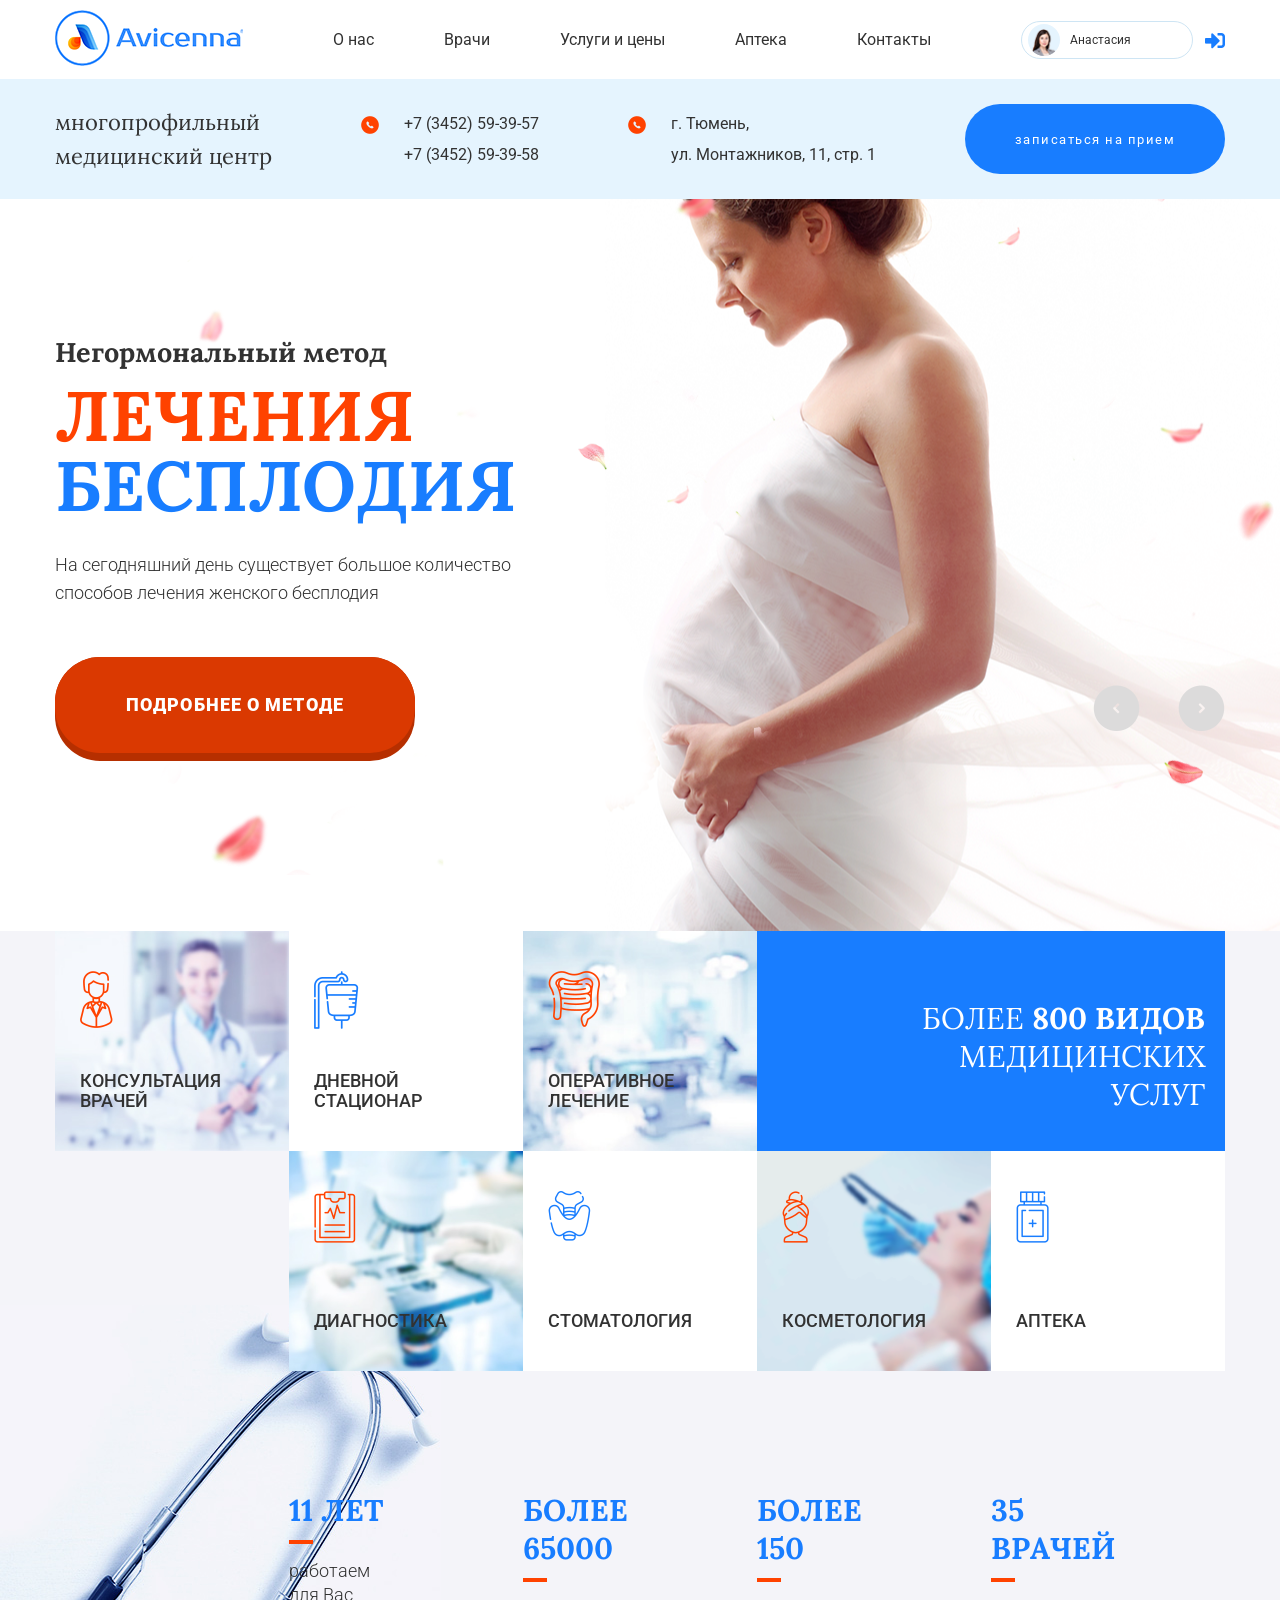
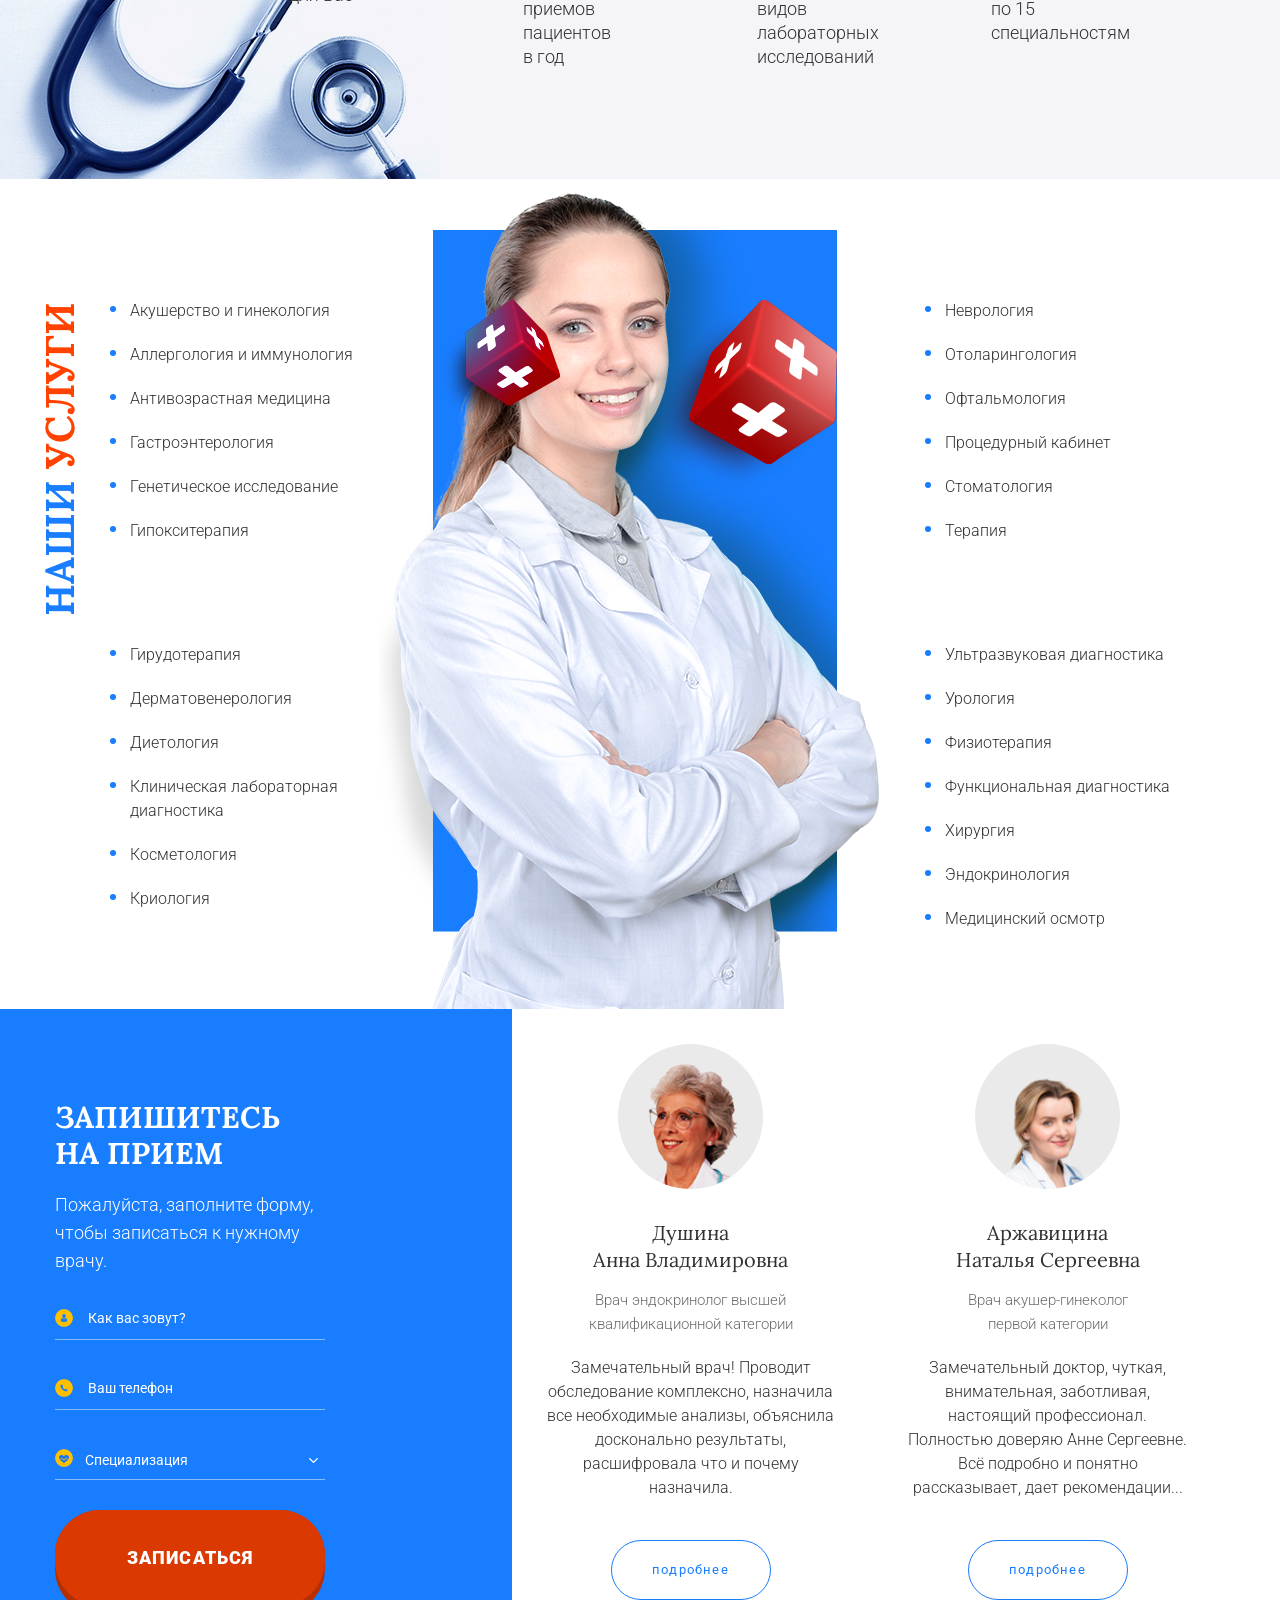
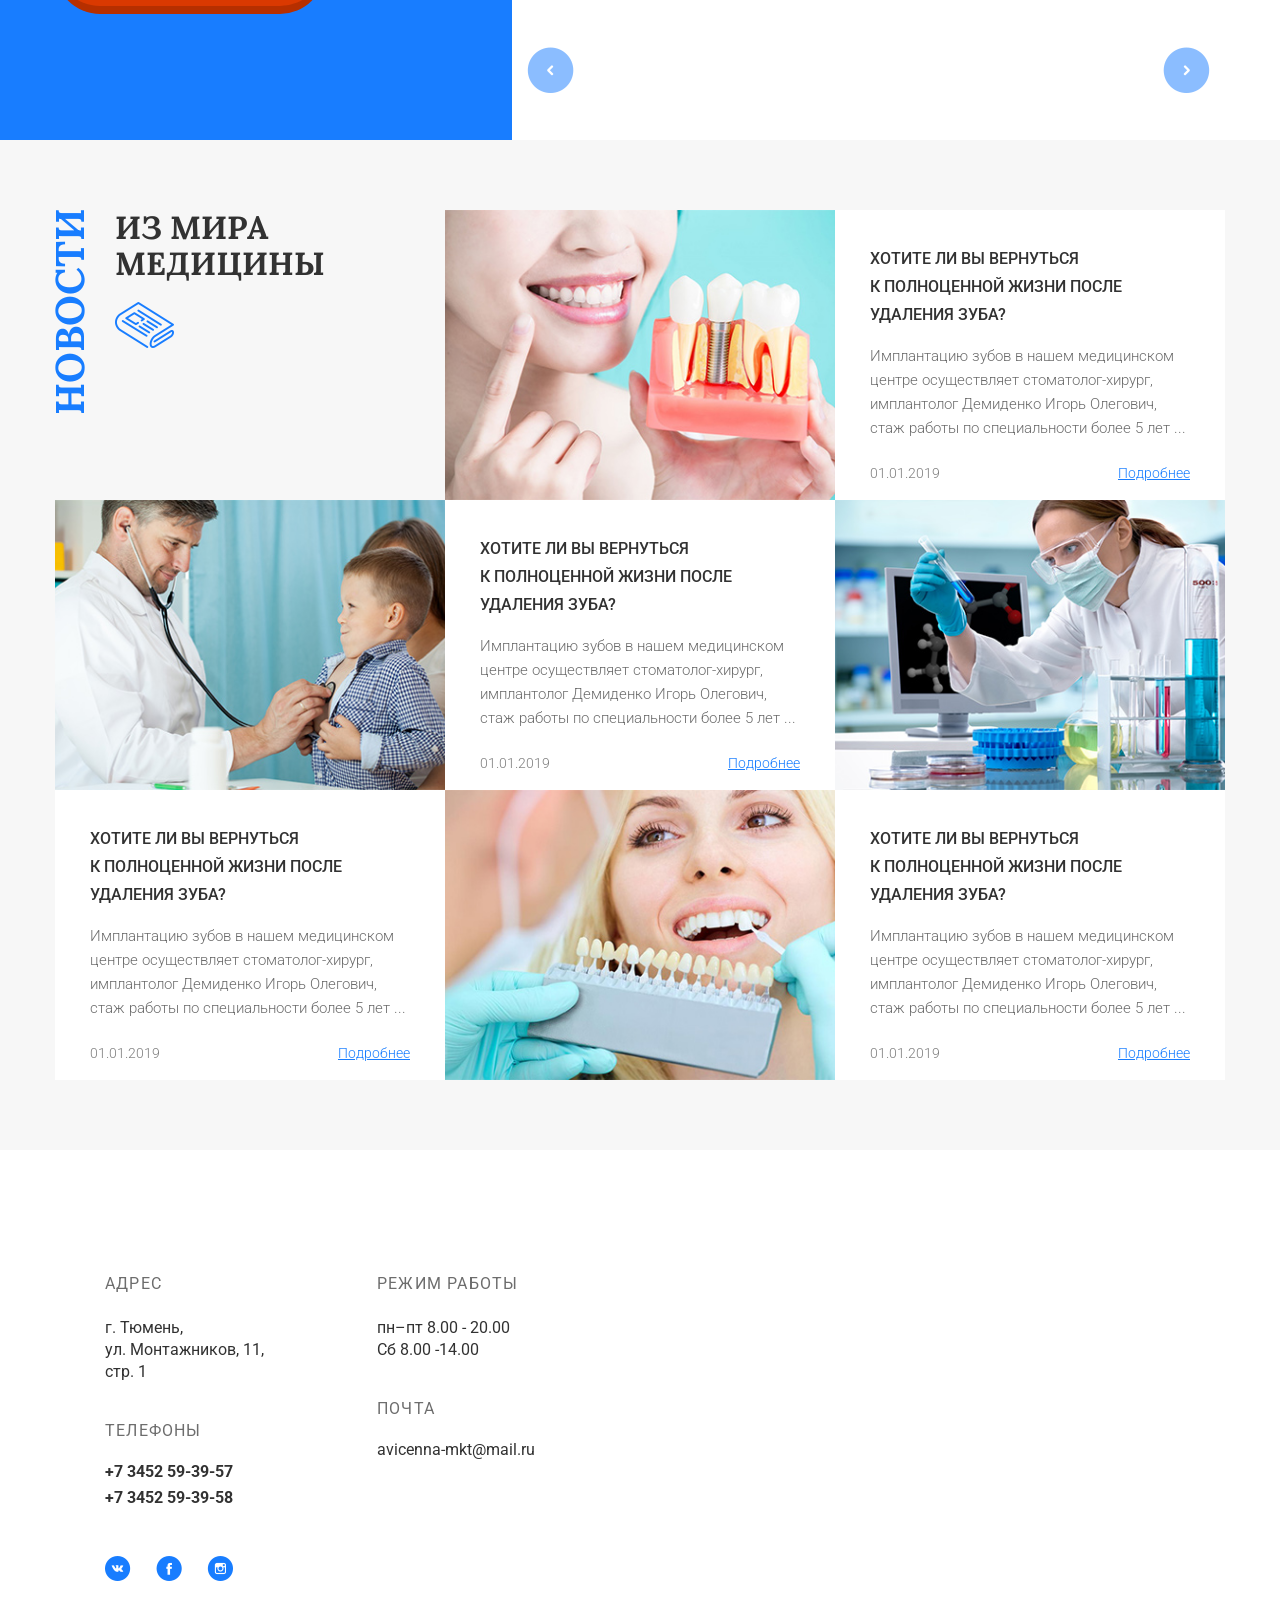
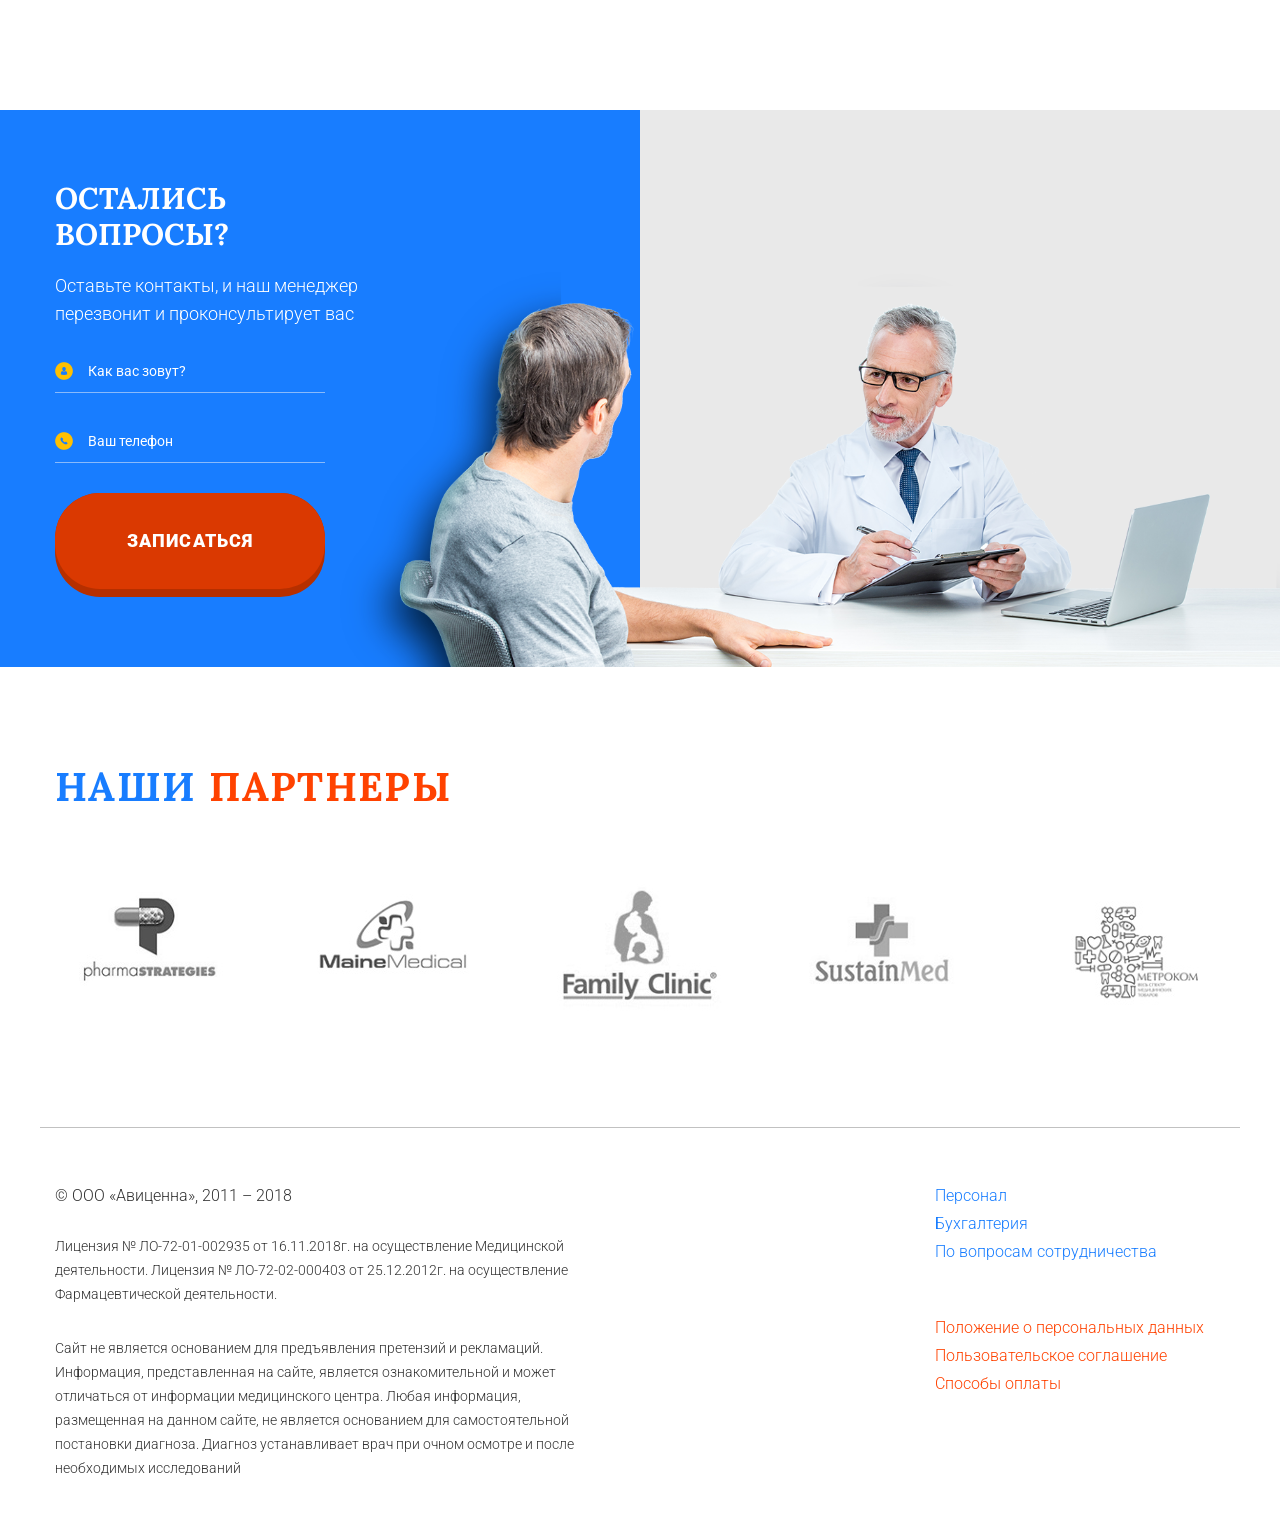
<file: index.html>
<!DOCTYPE html>
<html lang="en">

<head>
	<meta charset="UTF-8">
	<meta http-equiv="X-UA-Compatible" content="IE=edge">
	<meta name="viewport" content="width=device-width, initial-scale=1">
	<title>Avicenna</title>
	<link href="https://fonts.googleapis.com/css?family=Lora:400,400i,700,700i|Roboto:300,400,400i,500,700,900&display=swap&subset=cyrillic" rel="stylesheet">
	<link rel="stylesheet" href="css/slick-theme.css">
	<link rel="stylesheet" href="css/slick.css">
	<link rel="stylesheet" href="css/select2.min.css">
	<link rel="stylesheet" href="css/bootstrap.min.css">
	<link rel="stylesheet" href="css/font-awesome-all.min.css">
	<link rel="stylesheet" href="css/style.css">
	<script src="https://api-maps.yandex.ru/2.1/?lang=ru_RU" type="text/javascript"></script>
</head>

<body>

	<div class="topline">
		<div class="top">
			<div class="container">
				<a href="#" class="drop-menu"><i class="fa fa-bars"></i></a>
				<div class="mobile-menu-wrap">
					<a href="#" class="close-menu"><i class="fa fa-times"></i></a>
					<ul class="mobile-main-menu">
						<li><a href="#">O нас</a></li>
						<li><a href="#">Врачи</a></li>
						<li><a href="#">Услуги и цены</a></li>
						<li><a href="#">Аптека</a></li>
						<li><a href="#">Контакты</a></li>
					</ul>
				</div>
				<a href="home.html" class="logo"><img src="img/logo.png" alt=""></a>
				<ul class="main-menu">
					<li><a href="#">O нас</a></li>
					<li><a href="#">Врачи</a></li>
					<li><a href="#">Услуги и цены</a></li>
					<li><a href="#">Аптека</a></li>
					<li><a href="#">Контакты</a></li>
				</ul>
				<div class="sign-in-wrap">
					<a href="#" class="person">
						<span class="img-wrap">
							<img src="img/person-icon.png" alt="">
						</span>
						<span class="name">Анастасия</span>
						<i class="fa fa-chevron-down"></i>
					</a>
					<a href="#" class="icon"><i class="fa fa-sign-in-alt"></i></a>
				</div>
			</div>
		</div>
		<div class="bottom">
			<div class="container">
				<h3>многопрофильный <br>медицинский центр</h3>
				<div class="contact-block">
					<img src="img/phone-icon.png" alt="">
					<div class="link-wrap">
						<a href="tel:+73452593957">+7 (3452) 59-39-57</a>
						<a href="tel:+73452593958">+7 (3452) 59-39-58</a>
					</div>
				</div>
				<div class="contact-block">
					<img src="img/phone-icon.png" alt="">
					<div class="link-wrap">
						<p><span>г. Тюмень,</span> ул. Монтажников, 11, стр. 1</p>
					</div>
				</div>
				<a href="#" class="addmission">записаться на прием</a>
			</div>
		</div>
	</div>

	<section class="banner">
		<div class="banner-slider-wrap">
			<div class="slider-navigation">
				<button type="button" class="slick-next"><img src="img/slider-arr-right.png" alt=""></button>
				<button type="button" class="slick-prev"><img src="img/slider-arr-left.png" alt=""></button>
			</div>
			<div class="banner-slider">
				<div class="item">
					<div class="text-wrap">
						<h2>Негормональный метод</h2>
						<h1>лечения <br> <span>бесплодия</span></h1>
						<p>На сегодняшний день существует большое количество <br>способов лечения женского бесплодия</p>
						<div class="btn-wrapper">
							<div class="btn-wrap">
								<a href="#" class="read-more">подробнее о методе</a>
							</div>
						</div>
					</div>
					<div class="img parallax" data-relative-input="true">
						<img src="img/petals-bg.png" alt="" data-depth="1">
					</div>
				</div>
				<div class="item">
					<div class="text-wrap">
						<h2>Негормональный метод 2</h2>
						<h1>лечения <br> <span>бесплодия</span></h1>
						<p>На сегодняшний день существует большое количество <br>способов лечения женского бесплодия</p>
						<div class="btn-wrap">
							<a href="#" class="read-more">подробнее о методе</a>
						</div>
					</div>
					<div class="img parallax" data-relative-input="true">
						<img src="img/petals-bg.png" alt="" data-depth="1">
					</div>
				</div>
			</div>
		</div>
	</section>

	<section class="medical-service">
		<div class="container">
			<div class="services-text">
				<p>Более <span>800 видов</span> <br>медицинских <br> услуг</p>
			</div>
			<ul class="medital-list">
				<li>
					<a href="#" style="background-image: url(img/medical-img1.jpg)">
						<img src="img/med-icon1.png" alt="" width="33px">
						<span>Консультация <br>врачей</span>
					</a>
				</li>
				<li>
					<a href="#">
						<img src="img/med-icon2.png" alt="" width="45px">
						<span>Дневной <br>стационар</span>
					</a>
				</li>
				<li>
					<a href="#" style="background-image: url(img/medical-img2.jpg)">
						<img src="img/med-icon3.png" alt="" width="52px">
						<span>Оперативное <br>лечение</span>
					</a>
				</li>
				<li class="hide"></li>
				<li class="hide"></li>
				<li class="hide"></li>
				<li>
					<a href="#" style="background-image: url(img/medical-img3.jpg)">
						<img src="img/med-icon4.png" alt="" width="42px">
						<span>Диагностика</span>
					</a>
				</li>
				<li>
					<a href="#">
						<img src="img/med-icon5.png" alt="" width="43px">
						<span>Стоматология</span>
					</a>
				</li>
				<li>
					<a href="#" style="background-image: url(img/medical-img4.png)">
						<img src="img/med-icon6.png" alt="" width="27px">
						<span>Косметология</span>
					</a>
				</li>
				<li>
					<a href="#">
						<img src="img/med-icon7.png" alt="" width="33px">
						<span>Аптека</span>
					</a>
				</li>
			</ul>
			<ul class="info-list">
				<li class="hide"></li>
				<li>
					<h3>11 лет</h3>
					<span>работаем <br>для Вас</span>
				</li>
				<li>
					<h3>Более <br>65000</h3>
					<span>приемов <br>пациентов <br>в год</span>
				</li>
				<li>
					<h3>Более <br>150 </h3>
					<span>видов <br>лабораторных <br>исследований</span>
				</li>
				<li>
					<h3>35 <br>врачей</h3>
					<span>по 15 <br>специальностям</span>
				</li>
			</ul>
		</div>
	</section>

	<section class="our-services">
		<div class="container">
			<h2 class="title-rotate">Наши <span>услуги</span></h2>
			<div class="our-services-wrap">
				<div class="left">
					<ul>
						<li><a href="#">Акушерство и гинекология </a></li>
						<li><a href="#">Аллергология и иммунология</a></li>
						<li><a href="#">Антивозрастная медицина</a></li>
						<li><a href="#">Гастроэнтерология </a></li>
						<li><a href="#">Генетическое исследование</a></li>
						<li><a href="#">Гипокситерапия </a></li>
					</ul>
					<ul>
						<li><a href="#">Гирудотерапия</a></li>
						<li><a href="#">Дерматовенерология</a></li>
						<li><a href="#">Диетология</a></li>
						<li><a href="#">Клиническая лабораторная <br>диагностика</a></li>
						<li><a href="#">Косметология </a></li>
						<li><a href="#">Криология</a></li>
					</ul>
				</div>
				<div class="img parallax" data-relative-input="true">
					<img src="img/plus-icon1.png" alt="" data-depth="1">
				</div>
				<div class="img parallax" data-relative-input="true">
					<img src="img/plus-icon2.png" alt="" data-depth="2">
				</div>
				<div class="right">
					<ul>
						<li><a href="#">Неврология </a></li>
						<li><a href="#">Отоларингология</a></li>
						<li><a href="#">Офтальмология</a></li>
						<li><a href="#">Процедурный кабинет</a></li>
						<li><a href="#">Стоматология</a></li>
						<li><a href="#">Терапия </a></li>
					</ul>
					<ul>
						<li><a href="#">Ультразвуковая диагностика</a></li>
						<li><a href="#">Урология</a></li>
						<li><a href="#">Физиотерапия</a></li>
						<li><a href="#">Функциональная диагностика</a></li>
						<li><a href="#">Хирургия</a></li>
						<li><a href="#">Эндокринология</a></li>
						<li><a href="#">Медицинский осмотр </a></li>
					</ul>
				</div>
			</div>
		</div>
	</section>

	<section class="write-reception">
		<div class="left">
			<div class="form-wrap">
				<h2>запишитесь <br>на прием</h2>
				<p>Пожалуйста, заполните форму, <br> чтобы записаться к нужному <br> врачу. </p>
				<form>
					<div class="input-wrap">
						<img src="img/form-icon1.png" alt="">
						<input type="text" placeholder="Как вас зовут?">
					</div>
					<div class="input-wrap">
						<img src="img/form-icon2.png" alt="">
						<input type="text" placeholder="Ваш телефон">
					</div>
					<div class="select-wrap purpose purpose-2">
						<select>
						  <option value="1">Специализация</option>
						  <option value="2">Специализация 1</option>
						  <option value="3">Специализация 2</option>
						</select>
					</div>
					<div class="btn-wrap">
						<a href="#" class="read-more">записаться</a>
					</div>
				</form>
			</div>
		</div>
		<div class="right">
			<div class="reception-slider-wrap">
				<div class="slider-navigation">
					<button type="button" class="slick-next"><img src="img/reception-arr-right.png" alt=""></button>
					<button type="button" class="slick-prev"><img src="img/reception-arr-left.png" alt=""></button>
				</div>
				<div class="reception-slider">
					<div class="item">
						<div class="img-wrap"><img src="img/reception-img1.png" alt=""></div>
						<h2>Душина <br>Анна Владимировна</h2>
						<span>Врач эндокринолог высшей <br>квалификационной категории</span>
						<p>Замечательный врач! Проводит обследование комплексно, назначила все необходимые анализы, объяснила досконально результаты, расшифровала что и почему назначила.</p>
						<a href="#" class="read-more">подробнее</a>
					</div>
					<div class="item">
						<div class="img-wrap"><img src="img/reception-img2.png" alt=""></div>
						<h2>Аржавицина <br>Наталья Сергеевна</h2>
						<span>Врач акушер-гинеколог <br>первой категории</span>
						<p>Замечательный доктор, чуткая, внимательная, заботливая, настоящий профессионал. Полностью доверяю Анне Сергеевне. Всё подробно и понятно рассказывает, дает рекомендации...</p>
						<a href="#" class="read-more">подробнее</a>
					</div>
					<div class="item">
						<div class="img-wrap"><img src="img/reception-img1.png" alt=""></div>
						<h2>Душина <br>Анна Владимировна</h2>
						<span>Врач эндокринолог высшей <br>квалификационной категории</span>
						<p>Замечательный врач! Проводит обследование комплексно, назначила все необходимые анализы, объяснила досконально результаты, расшифровала что и почему назначила.</p>
						<a href="#" class="read-more">подробнее</a>
					</div>
					<div class="item">
						<div class="img-wrap"><img src="img/reception-img2.png" alt=""></div>
						<h2>Аржавицина <br>Наталья Сергеевна</h2>
						<span>Врач акушер-гинеколог <br>первой категории</span>
						<p>Замечательный доктор, чуткая, внимательная, заботливая, настоящий профессионал. Полностью доверяю Анне Сергеевне. Всё подробно и понятно рассказывает, дает рекомендации...</p>
						<a href="#" class="read-more">подробнее</a>
					</div>
				</div>
			</div>
		</div>
	</section>

	<section class="news">
		<div class="container">
			<ul class="news-list">
				<li class="pl">
					<p class="news-text">новости</p>
					<h2>из мира <br>медицины</h2>
					<img src="img/book-icon.png" alt="">
				</li>
				<li style="background-image: url(img/news-img1.jpg)"></li>
				<li>
					<div class="text-wrap">
						<h3>Хотите ли вы вернуться <br>к полноценной жизни после <br> удаления зуба?</h3>
						<span class="text">Имплантацию зубов в нашем медицинском центре осуществляет стоматолог-хирург, имплантолог Демиденко Игорь Олегович, стаж работы по специальности более 5 лет ...</span>
						<p>
							<span class="date">01.01.2019</span>
							<a href="#">Подробнее</a>
						</p>
					</div>
				</li>
				<li style="background-image: url(img/news-img2.jpg)"></li>
				<li>
					<div class="text-wrap">
						<h3>Хотите ли вы вернуться <br>к полноценной жизни после <br> удаления зуба?</h3>
						<span class="text">Имплантацию зубов в нашем медицинском центре осуществляет стоматолог-хирург, имплантолог Демиденко Игорь Олегович, стаж работы по специальности более 5 лет ...</span>
						<p>
							<span class="date">01.01.2019</span>
							<a href="#">Подробнее</a>
						</p>
					</div>
				</li>
				<li style="background-image: url(img/news-img3.jpg)"></li>
				<li>
					<div class="text-wrap">
						<h3>Хотите ли вы вернуться <br>к полноценной жизни после <br> удаления зуба?</h3>
						<span class="text">Имплантацию зубов в нашем медицинском центре осуществляет стоматолог-хирург, имплантолог Демиденко Игорь Олегович, стаж работы по специальности более 5 лет ...</span>
						<p>
							<span class="date">01.01.2019</span>
							<a href="#">Подробнее</a>
						</p>
					</div>
				</li>
				<li style="background-image: url(img/news-img4.jpg)"></li>
				<li>
					<div class="text-wrap">
						<h3>Хотите ли вы вернуться <br>к полноценной жизни после <br> удаления зуба?</h3>
						<span class="text">Имплантацию зубов в нашем медицинском центре осуществляет стоматолог-хирург, имплантолог Демиденко Игорь Олегович, стаж работы по специальности более 5 лет ...</span>
						<p>
							<span class="date">01.01.2019</span>
							<a href="#">Подробнее</a>
						</p>
					</div>
				</li>
			</ul>
		</div>
	</section>

	<section class="map-wrap">
		<div class="map-info">
			<div class="left">
				<div class="title-wrap">
					<h3>адрес</h3>
					<p>г. Тюмень, <br>ул. Монтажников, 11, <br>стр. 1</p>
				</div>
				<div class="title-wrap">
					<h3>телефоны </h3>
					<a href="tel:+73452593957" class="phone">+7 3452 59-39-57</a>
					<a href="tel:+73452593957" class="phone">+7 3452 59-39-58</a>
				</div>
				<ul class="social">
					<li><a href="#"><img src="img/soc-icon1.png" alt=""></a></li>
					<li><a href="#"><img src="img/soc-icon2.png" alt=""></a></li>
					<li><a href="#"><img src="img/soc-icon3.png" alt=""></a></li>
				</ul>
			</div>
			<div class="right">
				<div class="title-wrap">
					<h3>режим работы </h3>
					<p>пн–пт 8.00 - 20.00 <br>Сб 8.00 -14.00</p>
				</div>
				<div class="title-wrap">
					<h3>почта</h3>
					<a href="mailto:avicenna-mkt@mail.ru" class="email">avicenna-mkt@mail.ru</a>
				</div>
			</div>
		</div>
		<div id="map"></div>
	</section>

	<section class="questions">
		<div class="left">
			<div class="form-wrap">
				<h2>Остались <br>вопросы? </h2>
				<p>Оставьте контакты, и наш менеджер <br> перезвонит и проконсультирует вас</p>
				<form>
					<div class="input-wrap">
						<img src="img/form-icon1.png" alt="">
						<input type="text" placeholder="Как вас зовут?">
					</div>
					<div class="input-wrap">
						<img src="img/form-icon2.png" alt="">
						<input type="text" placeholder="Ваш телефон">
					</div>
					<div class="btn-wrap">
						<a href="#" class="read-more">записаться</a>
					</div>
				</form>
			</div>
		</div>
		<div class="right">
			<div class="bg-wrap"></div>
		</div>
	</section>

	<section class="partners">
		<div class="container">
			<h2>Наши <span>партнеры</span></h2>
			<ul class="partners-logos">
				<li><a href="#"><img src="img/partners-img1.jpg" alt=""></a></li>
				<li><a href="#"><img src="img/partners-img2.jpg" alt=""></a></li>
				<li><a href="#"><img src="img/partners-img3.jpg" alt=""></a></li>
				<li><a href="#"><img src="img/partners-img4.jpg" alt=""></a></li>
				<li><a href="#"><img src="img/partners-img5.jpg" alt=""></a></li>
			</ul>
		</div>
	</section>

	<footer>
		<div class="container">
			<div class="left">
				<p>© ООО «Авиценна», 2011 – 2018</p>
				<span>Лицензия № ЛО-72-01-002935 от 16.11.2018г. на осуществление Медицинской деятельности. Лицензия № ЛО-72-02-000403 от 25.12.2012г. на осуществление Фармацевтической деятельности. </span>
				<span>Cайт не является основанием для предъявления претензий и рекламаций. Информация, представленная на сайте, является ознакомительной и может отличаться от информации медицинского центра. Любая информация, размещенная на данном сайте, не является основанием для самостоятельной постановки диагноза. Диагноз устанавливает врач при очном осмотре и после необходимых исследований</span>
			</div>
			<div class="right">
				<div class="blue-links">
					<a href="#">Персонал</a>
					<a href="#">Бухгалтерия</a>
					<a href="#">По вопросам сотрудничества</a>
				</div>
				<div class="red-links">
					<a href="#">Положение о персональных данных </a>
					<a href="#">Пользовательское соглашение</a>
					<a href="#">Способы оплаты</a>
				</div>
			</div>
		</div>
	</footer>

	<script src="js/jquery-3.4.1.min.js"></script>
	<script src="js/bootstrap.min.js"></script>
	<script src="js/slick.min.js"></script>
	<script src="js/select2.min.js"></script>
	<script src="js/parallax.js"></script>
	<script src="js/script.js"></script>
	<script>
		ymaps.ready(function () {
		var myMap = new ymaps.Map('map', {
			center: [45.042994, 38.935471],
			zoom: 18
		});

		var myPlacemark = new ymaps.Placemark([45.042871, 38.936766], null, {
			iconLayout: 'default#image',
			iconImageHref: '../img/marker.png'
		});


		myMap.geoObjects.add(myPlacemark);


		});
	</script>
</body>

</html>
</file>
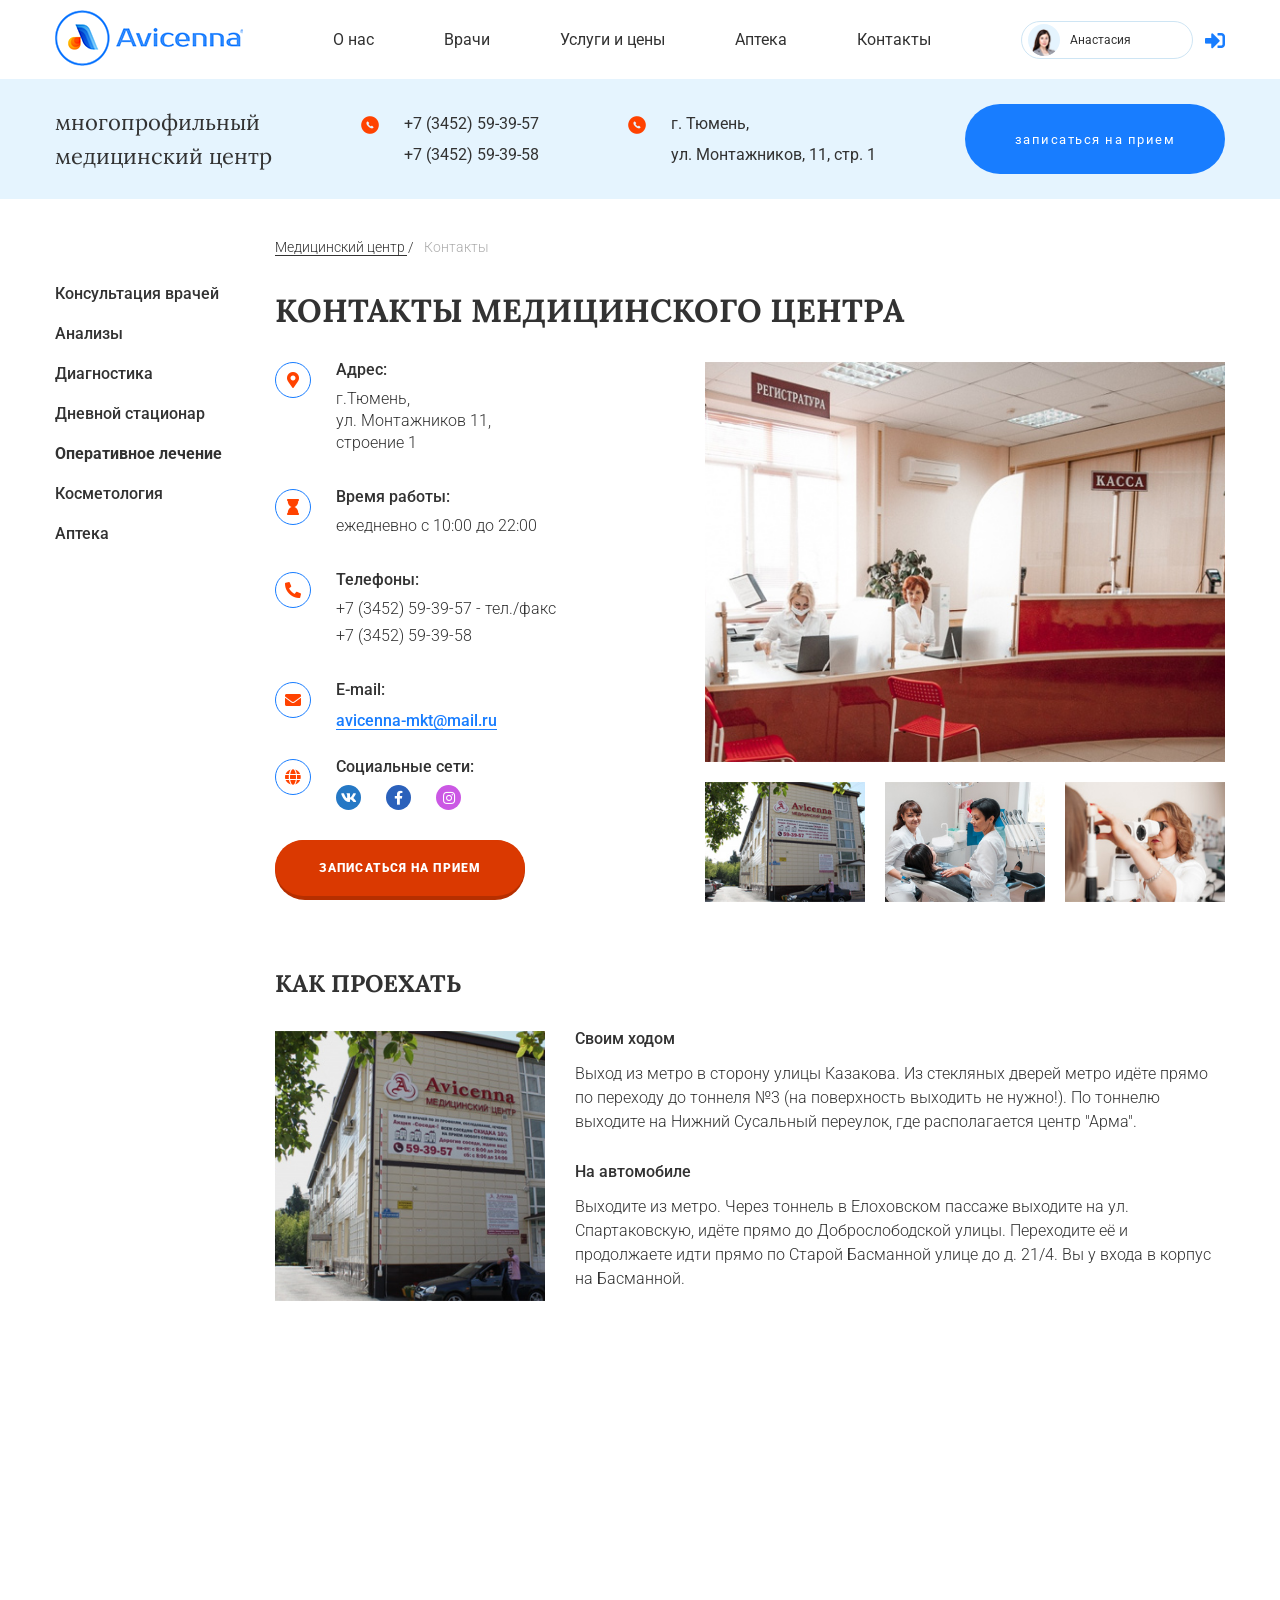
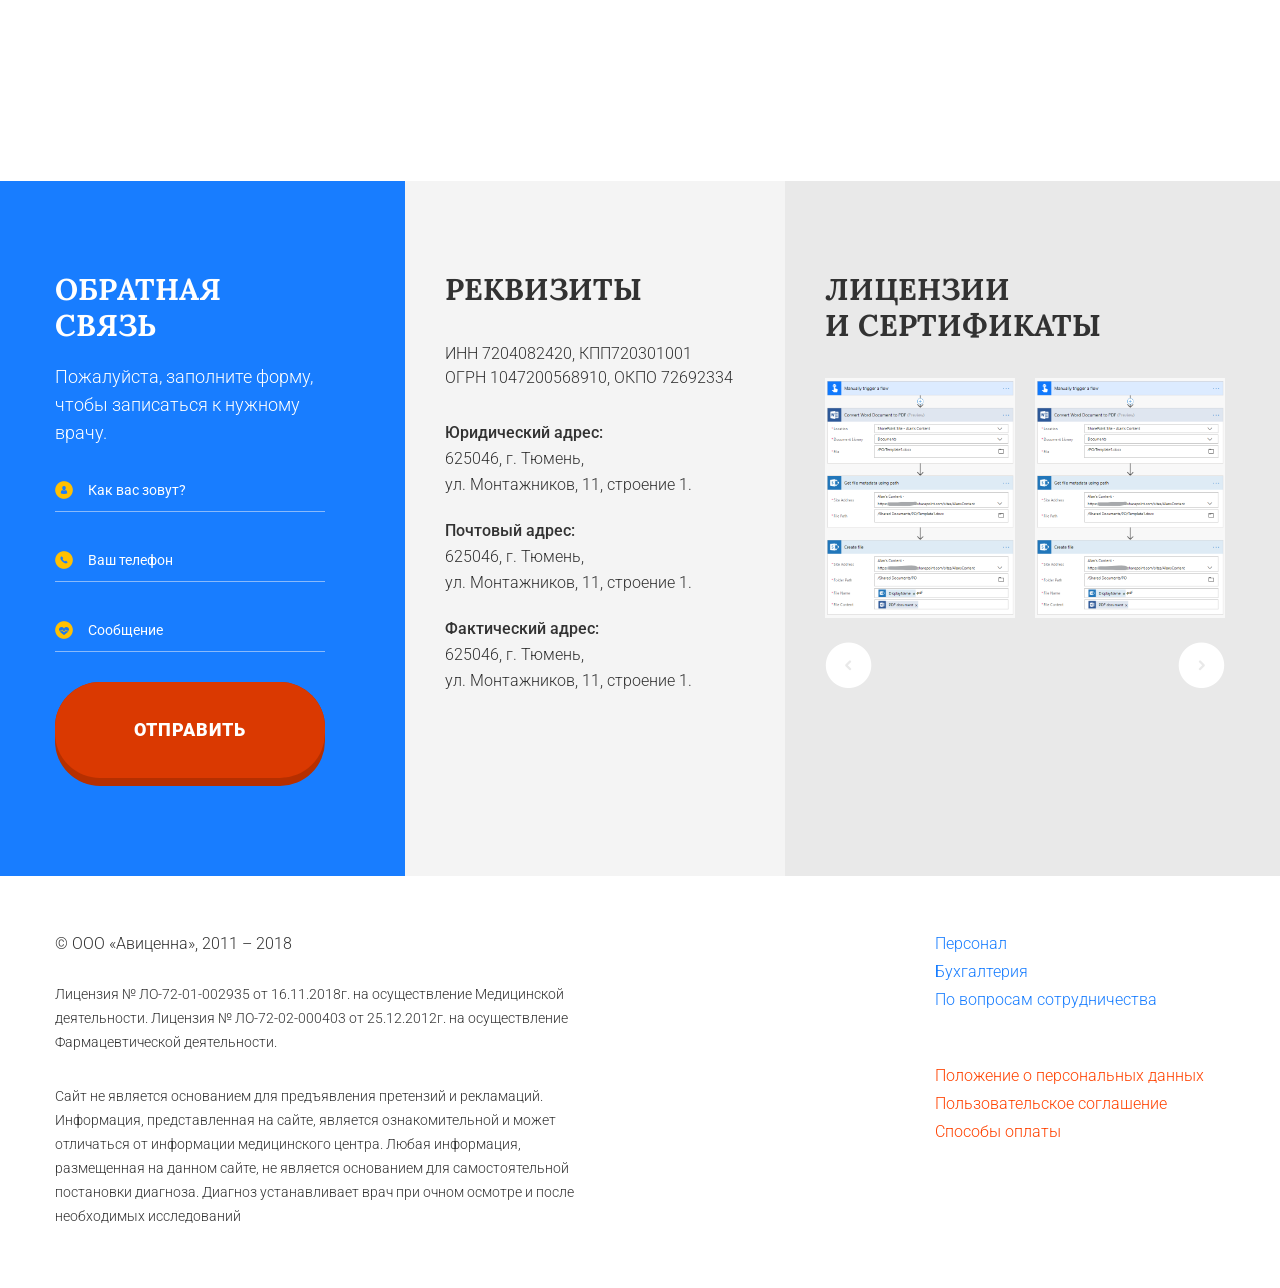
<file: contacts.html>
<!DOCTYPE html>
<html lang="en">

<head>
	<meta charset="UTF-8">
	<meta http-equiv="X-UA-Compatible" content="IE=edge">
	<meta name="viewport" content="width=device-width, initial-scale=1">
	<title>Avicenna</title>
	<link href="https://fonts.googleapis.com/css?family=Lora:400,400i,700,700i|Roboto:300,400,400i,500,700,900&display=swap&subset=cyrillic" rel="stylesheet">
	<link rel="stylesheet" href="css/slick-theme.css">
	<link rel="stylesheet" href="css/slick.css">
	<link rel="stylesheet" href="css/select2.min.css">
	<link rel="stylesheet" href="css/bootstrap.min.css">
	<link rel="stylesheet" href="css/font-awesome-all.min.css">
	<link rel="stylesheet" href="css/style.css">
	<script src="https://api-maps.yandex.ru/2.1/?lang=ru_RU" type="text/javascript"></script>
</head>

<body>

	<div class="topline">
		<div class="top">
			<div class="container">
				<a href="#" class="drop-menu"><i class="fa fa-bars"></i></a>
				<div class="mobile-menu-wrap">
					<a href="#" class="close-menu"><i class="fa fa-times"></i></a>
					<ul class="mobile-main-menu">
						<li><a href="#">O нас</a></li>
						<li><a href="#">Врачи</a></li>
						<li><a href="#">Услуги и цены</a></li>
						<li><a href="#">Аптека</a></li>
						<li><a href="#">Контакты</a></li>
					</ul>
				</div>
				<a href="home.html" class="logo"><img src="img/logo.png" alt=""></a>
				<ul class="main-menu">
					<li><a href="#">O нас</a></li>
					<li><a href="#">Врачи</a></li>
					<li><a href="#">Услуги и цены</a></li>
					<li><a href="#">Аптека</a></li>
					<li><a href="#">Контакты</a></li>
				</ul>
				<div class="sign-in-wrap">
					<a href="#" class="person">
						<span class="img-wrap">
							<img src="img/person-icon.png" alt="">
						</span>
						<span class="name">Анастасия</span>
						<i class="fa fa-chevron-down"></i>
					</a>
					<a href="#" class="icon"><i class="fa fa-sign-in-alt"></i></a>
				</div>
			</div>
		</div>
		<div class="bottom">
			<div class="container">
				<h3>многопрофильный <br>медицинский центр</h3>
				<div class="contact-block">
					<img src="img/phone-icon.png" alt="">
					<div class="link-wrap">
						<a href="tel:+73452593957">+7 (3452) 59-39-57</a>
						<a href="tel:+73452593958">+7 (3452) 59-39-58</a>
					</div>
				</div>
				<div class="contact-block">
					<img src="img/phone-icon.png" alt="">
					<div class="link-wrap">
						<p><span>г. Тюмень,</span> ул. Монтажников, 11, стр. 1</p>
					</div>
				</div>
				<a href="#" class="addmission">записаться на прием</a>
			</div>
		</div>
	</div>

	<section class="main-wrapper">
		<div class="container">
			<div class="left">
				<ul class="sidebar-menu">
					<li><a href="#">Консультация врачей</a></li>
					<li><a href="#">Анализы</a></li>
					<li><a href="#">Диагностика</a></li>
					<li><a href="#">Дневной стационар</a></li>
					<li>
						<a href="#" class="drop">Оперативное лечение</a>
						<ul class="sidebar-drop-menu">
							<li><a href="#">Стоматология</a></li>
							<li><a href="#">Протезирование</a></li>
							<li><a href="#">Хирургия</a></li>
							<li><a href="#">Терапия</a></li>
						</ul>
					</li>
					<li><a href="#">Косметология</a></li>
					<li><a href="#">Аптека</a></li>
				</ul>
			</div>
			<div class="right">
				<ul class="breadcrumb-menu">
					<li><a href="#">Медицинский центр /</a></li>
					<li><span>Контакты</span></li>
				</ul>
				<h2>контакты медицинского центра</h2>
				<div class="contact-block">
					<div class="contact-info">
						<div class="contact-info-wrap">
							<div class="icon-wrap"><i class="fa fa-map-marker-alt"></i></div>
							<div class="text-wrap">
								<h2>Адрес:</h2>
								<p>г.Тюмень, <br>ул. Монтажников 11, <br>строение 1</p>
							</div>
						</div>
						<div class="contact-info-wrap">
							<div class="icon-wrap"><i class="fa fa-hourglass"></i></div>
							<div class="text-wrap">
								<h2>Время работы:</h2>
								<p>ежедневно с 10:00 до 22:00</p>
							</div>
						</div>
						<div class="contact-info-wrap">
							<div class="icon-wrap"><i class="fa fa-phone-alt"></i></div>
							<div class="text-wrap">
								<h2>Телефоны:</h2>
								<p>+7 (3452) 59-39-57 - тел./факс</p>
								<p>+7 (3452) 59-39-58</p>
							</div>
						</div>
						<div class="contact-info-wrap">
							<div class="icon-wrap"><i class="fa fa-envelope"></i></div>
							<div class="text-wrap">
								<h2>E-mail:</h2>
								<a href="mailto:avicenna-mkt@mail.ru">avicenna-mkt@mail.ru</a>
							</div>
						</div>
						<div class="contact-info-wrap">
							<div class="icon-wrap"><i class="fa fa-globe"></i></div>
							<div class="text-wrap">
								<h2>Социальные сети:</h2>
								<ul class="social">
									<li><a href="#" class="vk"><i class="fab fa-vk"></i></a></li>
									<li><a href="#" class="fb"><i class="fab fa-facebook-f"></i></a></li>
									<li><a href="#" class="insta"><i class="fab fa-instagram"></i></a></li>
								</ul>
							</div>
						</div>
						<div class="btn-wrap">
							<a href="#" class="read-more">записаться на прием</a>
						</div>
					</div>
					<div class="product-slider-container">
						<div class="product-slider">
							<a href="#" style="background-image: url(img/contact-slider-big-img.jpg)" class="product-img gallery-item"></a>
							<a href="#" style="background-image: url(img/contact-slider-big-img.jpg)" class="product-img gallery-item"></a>
							<a href="#" style="background-image: url(img/contact-slider-big-img.jpg)" class="product-img gallery-item"></a>
							<a href="#" style="background-image: url(img/contact-slider-big-img.jpg)" class="product-img gallery-item"></a>
							<a href="#" style="background-image: url(img/contact-slider-big-img.jpg)" class="product-img gallery-item"></a>
							<a href="#" style="background-image: url(img/contact-slider-big-img.jpg)" class="product-img gallery-item"></a>
						</div>
						<div class="product-slider-thumb">
							<div class="product-img">
								<div class="img-wrap" style="background-image: url(img/contact-slider-small-img1.jpg)"></div>
							</div>
							<div class="product-img">
								<div class="img-wrap" style="background-image: url(img/contact-slider-small-img2.jpg)"></div>
							</div>
							<div class="product-img">
								<div class="img-wrap" style="background-image: url(img/contact-slider-small-img3.jpg)"></div>
							</div>
							<div class="product-img">
								<div class="img-wrap" style="background-image: url(img/contact-slider-small-img1.jpg)"></div>
							</div>
							<div class="product-img">
								<div class="img-wrap" style="background-image: url(img/contact-slider-small-img2.jpg)"></div>
							</div>
							<div class="product-img">
								<div class="img-wrap" style="background-image: url(img/contact-slider-small-img3.jpg)"></div>
							</div>
						</div>
					</div>
				</div>
				<div class="how-get-to">
					<h2>как проехать</h2>
					<div class="how-get-to-wrap">
						<div class="img-wrap" style="background-image: url(img/How-get-to-img.jpg)"></div>
						<div class="text-wrap">
							<div class="text">
								<h3>Своим ходом</h3>
								<span>Выход из метро в сторону улицы Казакова. Из стекляных дверей метро идёте прямо по переходу до тоннеля №3 (на поверхность выходить не нужно!). По тоннелю выходите на Нижний Сусальный переулок, где располагается центр "Арма".</span>
							</div>
							<div class="text">
								<h3>На автомобиле</h3>
								<span>Выходите из метро. Через тоннель в Елоховском пассаже выходите на ул. Спартаковскую, идёте прямо до Доброслободской улицы. Переходите её и продолжаете идти прямо по Старой Басманной улице до д. 21/4. Вы у входа в корпус на Басманной.</span>
							</div>
						</div>
					</div>
				</div>
			</div>
		</div>
	</section>
	
	<div class="map2-wrap"> 
		<div class="container">
			<div id="map2"></div>
		</div>
	</div>
	 
	<section class="write-reception contacts-reception">
		<div class="left-bg"></div>
		<div class="reception-wrap">
			<div class="left">
				<div class="form-wrap">
					<h2>обратная <br>связь</h2>
					<p>Пожалуйста, заполните форму, <br> чтобы записаться к нужному <br> врачу. </p>
					<form>
						<div class="input-wrap">
							<img src="img/form-icon1.png" alt="">
							<input type="text" placeholder="Как вас зовут?">
						</div>
						<div class="input-wrap">
							<img src="img/form-icon2.png" alt="">
							<input type="text" placeholder="Ваш телефон">
						</div>
						<div class="input-wrap">
							<img src="img/form-icon3.png" alt="">
							<input type="text" placeholder="Сообщение">
						</div>
						<div class="btn-wrap">
							<a href="#" class="read-more">отправить</a>
						</div>
					</form>
				</div>
			</div>
			<div class="bottom">
				<h2>реквизиты</h2>
				<p>ИНН 7204082420, КПП720301001 <br>ОГРН 1047200568910, ОКПО 72692334</p>
				<div class="texts">
					<h3>Юридический адрес:</h3>
					<p>625046, г. Тюмень, </p>
					<p>ул. Монтажников, 11, строение 1.</p>
				</div>
				<div class="texts">
					<h3>Почтовый адрес:</h3>
					<p>625046, г. Тюмень, </p>
					<p>ул. Монтажников, 11, строение 1.</p>
				</div>
				<div class="texts">
					<h3>Фактический адрес:</h3>
					<p>625046, г. Тюмень, </p>
					<p>ул. Монтажников, 11, строение 1.</p>
				</div>
			</div>
			<div class="right">
				<h2>лицензии <br>и сертификаты</h2>
				<div class="certificates-slider-wrap">
					<div class="slider-navigation">
						<button type="button" class="slick-next"><img src="img/certificates-arr-right.png" alt=""></button>
						<button type="button" class="slick-prev"><img src="img/certificates-arr-left.png" alt=""></button>
					</div>
					<div class="certificates-slider">
						<div class="item" style="background-image: url(img/pdf.png)"></div>
						<div class="item" style="background-image: url(img/pdf.png)"></div>
						<div class="item" style="background-image: url(img/pdf.png)"></div>
						<div class="item" style="background-image: url(img/pdf.png)"></div>
					</div>
				</div>
			</div>
		</div>
		<div class="right-bg"></div>
	</section>

	<footer>
		<div class="container">
			<div class="left">
				<p>© ООО «Авиценна», 2011 – 2018</p>
				<span>Лицензия № ЛО-72-01-002935 от 16.11.2018г. на осуществление Медицинской деятельности. Лицензия № ЛО-72-02-000403 от 25.12.2012г. на осуществление Фармацевтической деятельности. </span>
				<span>Cайт не является основанием для предъявления претензий и рекламаций. Информация, представленная на сайте, является ознакомительной и может отличаться от информации медицинского центра. Любая информация, размещенная на данном сайте, не является основанием для самостоятельной постановки диагноза. Диагноз устанавливает врач при очном осмотре и после необходимых исследований</span>
			</div>
			<div class="right">
				<div class="blue-links">
					<a href="#">Персонал</a>
					<a href="#">Бухгалтерия</a>
					<a href="#">По вопросам сотрудничества</a>
				</div>
				<div class="red-links">
					<a href="#">Положение о персональных данных </a>
					<a href="#">Пользовательское соглашение</a>
					<a href="#">Способы оплаты</a>
				</div>
			</div>
		</div>
	</footer>

	<script src="js/jquery-3.4.1.min.js"></script>
	<script src="js/bootstrap.min.js"></script>
	<script src="js/slick.min.js"></script>
	<script src="js/select2.min.js"></script>
	<script src="js/parallax.js"></script>
	<script src="js/script.js"></script>
	
	<script>
		ymaps.ready(function () {
		var myMap = new ymaps.Map('map2', {
			center: [45.042994, 38.935471],
			zoom: 18
		});

		var myPlacemark = new ymaps.Placemark([45.042871, 38.936766], null, {
			iconLayout: 'default#image',
			iconImageHref: '../img/marker.png'
		});


		myMap.geoObjects.add(myPlacemark);


		});
	</script>
</body>

</html>
</file>
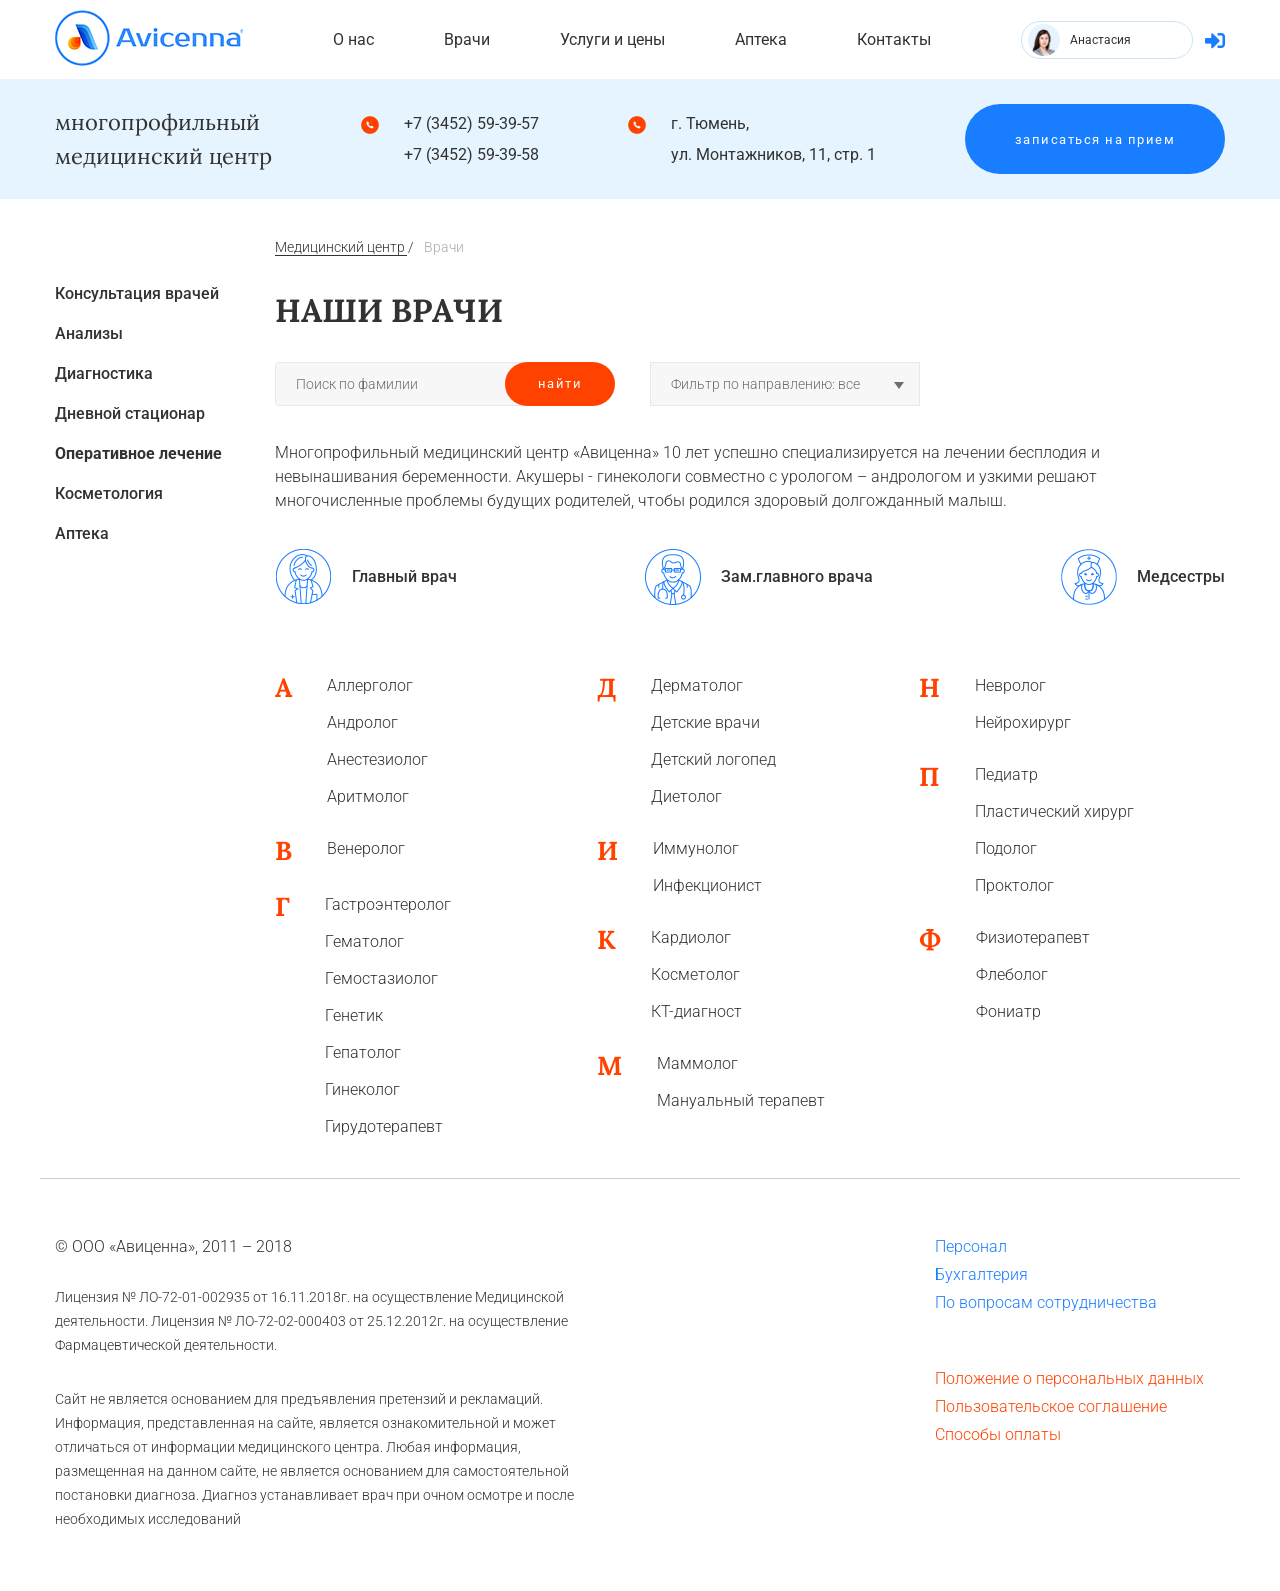
<file: doctors.html>
<!DOCTYPE html>
<html lang="en">

<head>
	<meta charset="UTF-8">
	<meta http-equiv="X-UA-Compatible" content="IE=edge">
	<meta name="viewport" content="width=device-width, initial-scale=1">
	<title>Avicenna</title>
	<link href="https://fonts.googleapis.com/css?family=Lora:400,400i,700,700i|Roboto:300,400,400i,500,700,900&display=swap&subset=cyrillic" rel="stylesheet">
	<link rel="stylesheet" href="css/slick-theme.css">
	<link rel="stylesheet" href="css/slick.css">
	<link rel="stylesheet" href="css/select2.min.css">
	<link rel="stylesheet" href="css/bootstrap.min.css">
	<link rel="stylesheet" href="css/font-awesome-all.min.css">
	<link rel="stylesheet" href="css/style.css">
</head>

<body>

	<div class="topline">
		<div class="top">
			<div class="container">
				<a href="#" class="drop-menu"><i class="fa fa-bars"></i></a>
				<div class="mobile-menu-wrap">
					<a href="#" class="close-menu"><i class="fa fa-times"></i></a>
					<ul class="mobile-main-menu">
						<li><a href="#">O нас</a></li>
						<li><a href="#">Врачи</a></li>
						<li><a href="#">Услуги и цены</a></li>
						<li><a href="#">Аптека</a></li>
						<li><a href="#">Контакты</a></li>
					</ul>
				</div>
				<a href="home.html" class="logo"><img src="img/logo.png" alt=""></a>
				<ul class="main-menu">
					<li><a href="#">O нас</a></li>
					<li><a href="#">Врачи</a></li>
					<li><a href="#">Услуги и цены</a></li>
					<li><a href="#">Аптека</a></li>
					<li><a href="#">Контакты</a></li>
				</ul>
				<div class="sign-in-wrap">
					<a href="#" class="person">
						<span class="img-wrap">
							<img src="img/person-icon.png" alt="">
						</span>
						<span class="name">Анастасия</span>
						<i class="fa fa-chevron-down"></i>
					</a>
					<a href="#" class="icon"><i class="fa fa-sign-in-alt"></i></a>
				</div>
			</div>
		</div>
		<div class="bottom">
			<div class="container">
				<h3>многопрофильный <br>медицинский центр</h3>
				<div class="contact-block">
					<img src="img/phone-icon.png" alt="">
					<div class="link-wrap">
						<a href="tel:+73452593957">+7 (3452) 59-39-57</a>
						<a href="tel:+73452593958">+7 (3452) 59-39-58</a>
					</div>
				</div>
				<div class="contact-block">
					<img src="img/phone-icon.png" alt="">
					<div class="link-wrap">
						<p><span>г. Тюмень,</span> ул. Монтажников, 11, стр. 1</p>
					</div>
				</div>
				<a href="#" class="addmission">записаться на прием</a>
			</div>
		</div>
	</div>

	<section class="main-wrapper">
		<div class="container">
			<div class="left">
				<ul class="sidebar-menu">
					<li><a href="#">Консультация врачей</a></li>
					<li><a href="#">Анализы</a></li>
					<li><a href="#">Диагностика</a></li>
					<li><a href="#">Дневной стационар</a></li>
					<li>
						<a href="#" class="drop">Оперативное лечение</a>
						<ul class="sidebar-drop-menu">
							<li><a href="#">Стоматология</a></li>
							<li><a href="#">Протезирование</a></li>
							<li><a href="#">Хирургия</a></li>
							<li><a href="#">Терапия</a></li>
						</ul>
					</li>
					<li><a href="#">Косметология</a></li>
					<li><a href="#">Аптека</a></li>
				</ul>
			</div>
			<div class="right">
				<ul class="breadcrumb-menu">
					<li><a href="#">Медицинский центр /</a></li>
					<li><span>Врачи</span></li>
				</ul>
				<h2>Наши врачи</h2>
				<div class="filter-wrap">
					<form>
						<input type="text" placeholder="Поиск по фамилии">
						<button type="button">найти</button>
					</form>
					<div class="select-wrap filter-select">
						<select>
						  <option value="1">Фильтр по направлению: все</option>
						  <option value="2">Фильтр по направлению: все 1</option>
						  <option value="3">Фильтр по направлению: все 2</option>
						</select>
					</div>
				</div>
				<p>Многопрофильный медицинский центр «Авиценна» 10 лет успешно специализируется на лечении бесплодия и невынашивания беременности. Акушеры - гинекологи совместно с урологом – андрологом и узкими  решают многочисленные проблемы будущих родителей, чтобы родился здоровый долгожданный малыш. </p>
				<ul class="info-list">
					<li><img src="img/icon1.png" alt=""><span>Главный врач</span></li>
					<li><img src="img/icon2.png" alt=""><span>Зам.главного врача</span></li>
					<li><img src="img/icon3.png" alt=""><span>Медсестры</span></li>
				</ul>
				<ul class="library-list">
					<li>
						<p>A</p>
						<ul>
							<li><a href="#">Аллерголог</a></li>
							<li><a href="#">Андролог</a></li>
							<li><a href="#">Анестезиолог</a></li>
							<li><a href="#">Аритмолог</a></li>
						</ul>
					</li>
					<li>
						<p>В</p>
						<ul>
							<li><a href="#">Венеролог</a></li>
						</ul>
					</li>
					<li>
						<p>г</p>
						<ul>
							<li><a href="#">Гастроэнтеролог</a></li>
							<li><a href="#">Гематолог</a></li>
							<li><a href="#">Гемостазиолог</a></li>
							<li><a href="#">Генетик</a></li>
							<li><a href="#">Гепатолог</a></li>
							<li><a href="#">Гинеколог</a></li>
							<li><a href="#">Гирудотерапевт</a></li>
						</ul>
					</li>
					<li>
						<p>д</p>
						<ul>
							<li><a href="#">Дерматолог</a></li>
							<li><a href="#">Детские врачи</a></li>
							<li><a href="#">Детский логопед</a></li>
							<li><a href="#">Диетолог</a></li>
						</ul>
					</li>
					<li>
						<p>и</p>
						<ul>
							<li><a href="#">Иммунолог</a></li>
							<li><a href="#">Инфекционист</a></li>
						</ul>
					</li>
					<li>
						<p>к</p>
						<ul>
							<li><a href="#">Кардиолог</a></li>
							<li><a href="#">Косметолог</a></li>
							<li><a href="#">КТ-диагност</a></li>
						</ul>
					</li>
					<li>
						<p>м</p>
						<ul>
							<li><a href="#">Маммолог</a></li>
							<li><a href="#">Мануальный терапевт</a></li>
						</ul>
					</li>
					<li>
						<p>Н</p>
						<ul>
							<li><a href="#">Невролог</a></li>
							<li><a href="#">Нейрохирург</a></li>
						</ul>
					</li>
					<li>
						<p>П</p>
						<ul>
							<li><a href="#">Педиатр</a></li>
							<li><a href="#">Пластический хирург</a></li>
							<li><a href="#">Подолог</a></li>
							<li><a href="#">Проктолог</a></li>
						</ul>
					</li>
					<li>
						<p>Ф</p>
						<ul>
							<li><a href="#">Физиотерапевт</a></li>
							<li><a href="#">Флеболог</a></li>
							<li><a href="#">Фониатр</a></li>
						</ul>
					</li>
				</ul>
			</div>
		</div>
	</section>

	<footer>
		<div class="container style">
			<div class="left">
				<p>© ООО «Авиценна», 2011 – 2018</p>
				<span>Лицензия № ЛО-72-01-002935 от 16.11.2018г. на осуществление Медицинской деятельности. Лицензия № ЛО-72-02-000403 от 25.12.2012г. на осуществление Фармацевтической деятельности. </span>
				<span>Cайт не является основанием для предъявления претензий и рекламаций. Информация, представленная на сайте, является ознакомительной и может отличаться от информации медицинского центра. Любая информация, размещенная на данном сайте, не является основанием для самостоятельной постановки диагноза. Диагноз устанавливает врач при очном осмотре и после необходимых исследований</span>
			</div>
			<div class="right">
				<div class="blue-links">
					<a href="#">Персонал</a>
					<a href="#">Бухгалтерия</a>
					<a href="#">По вопросам сотрудничества</a>
				</div>
				<div class="red-links">
					<a href="#">Положение о персональных данных </a>
					<a href="#">Пользовательское соглашение</a>
					<a href="#">Способы оплаты</a>
				</div>
			</div>
		</div>
	</footer>

	<script src="js/jquery-3.4.1.min.js"></script>
	<script src="js/bootstrap.min.js"></script>
	<script src="js/slick.min.js"></script>
	<script src="js/select2.min.js"></script>
	<script src="js/parallax.js"></script>
	<script src="js/script.js"></script>
</body>

</html>
</file>
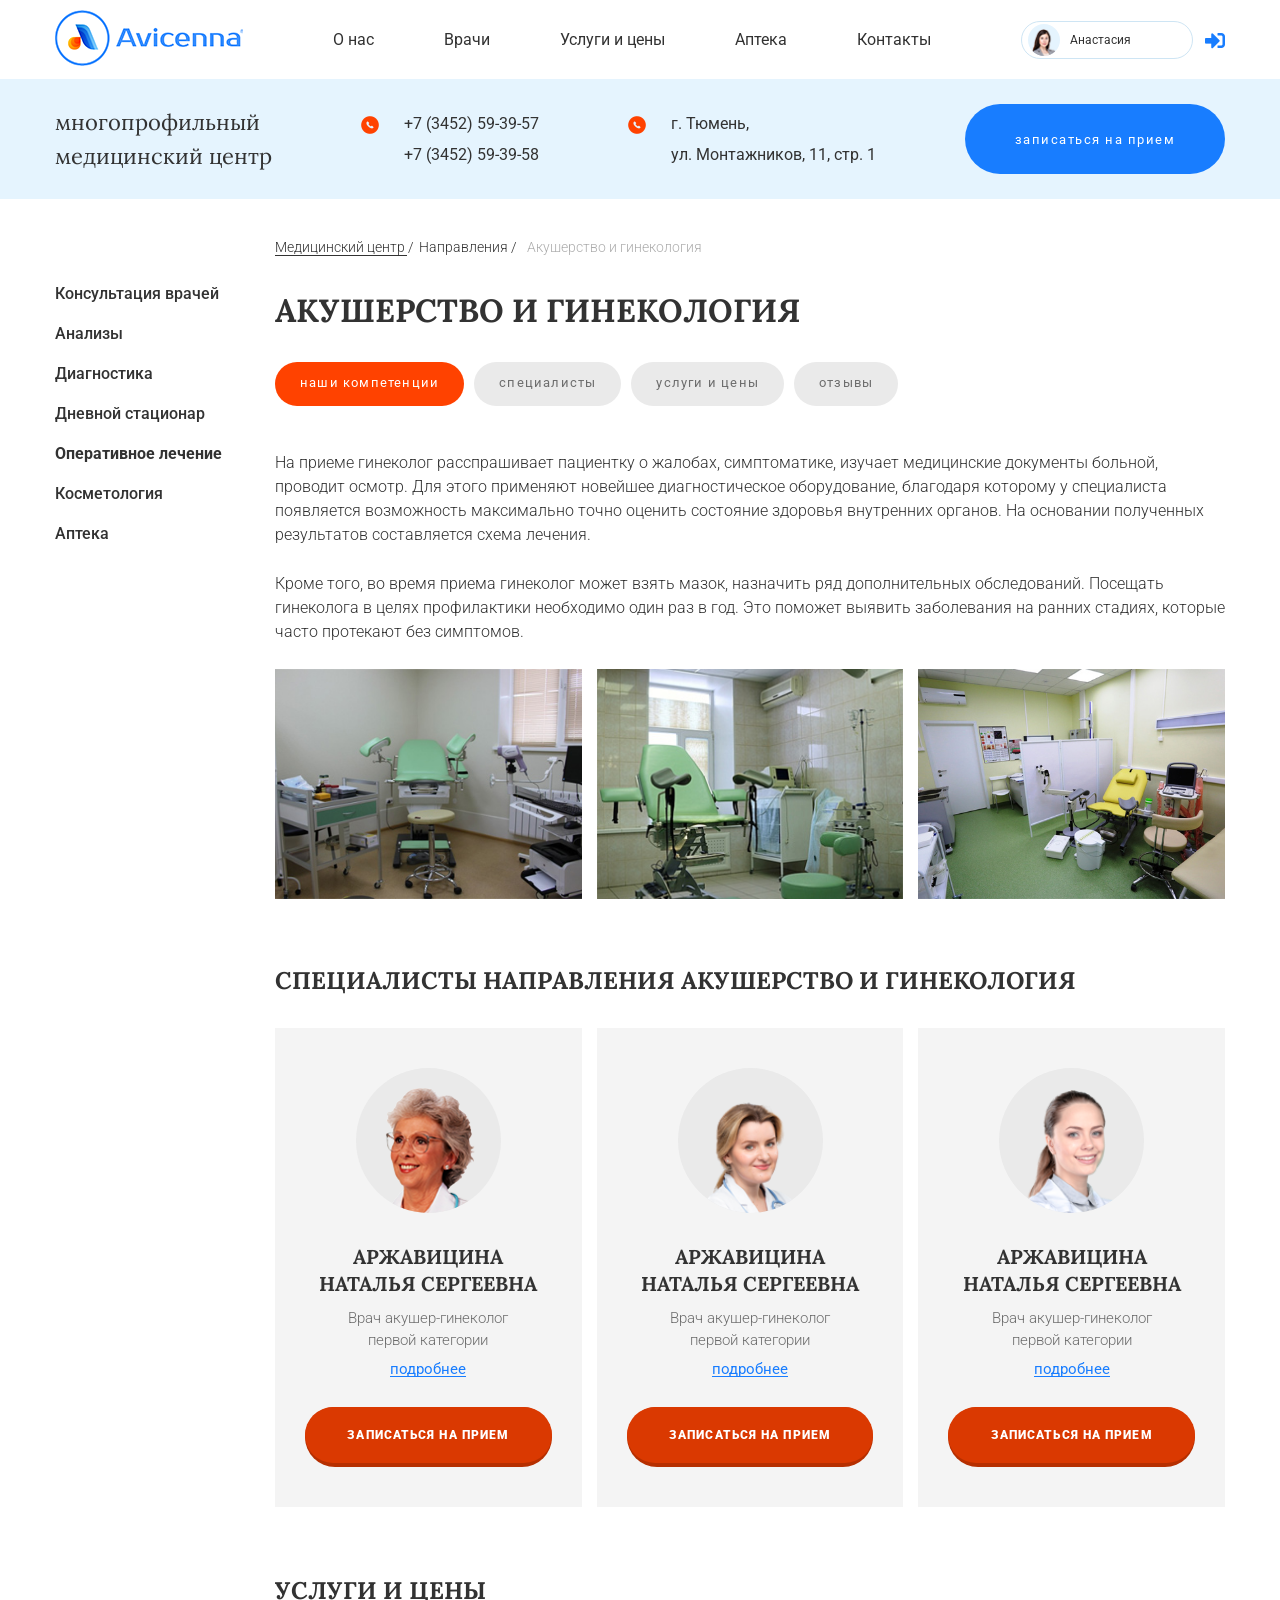
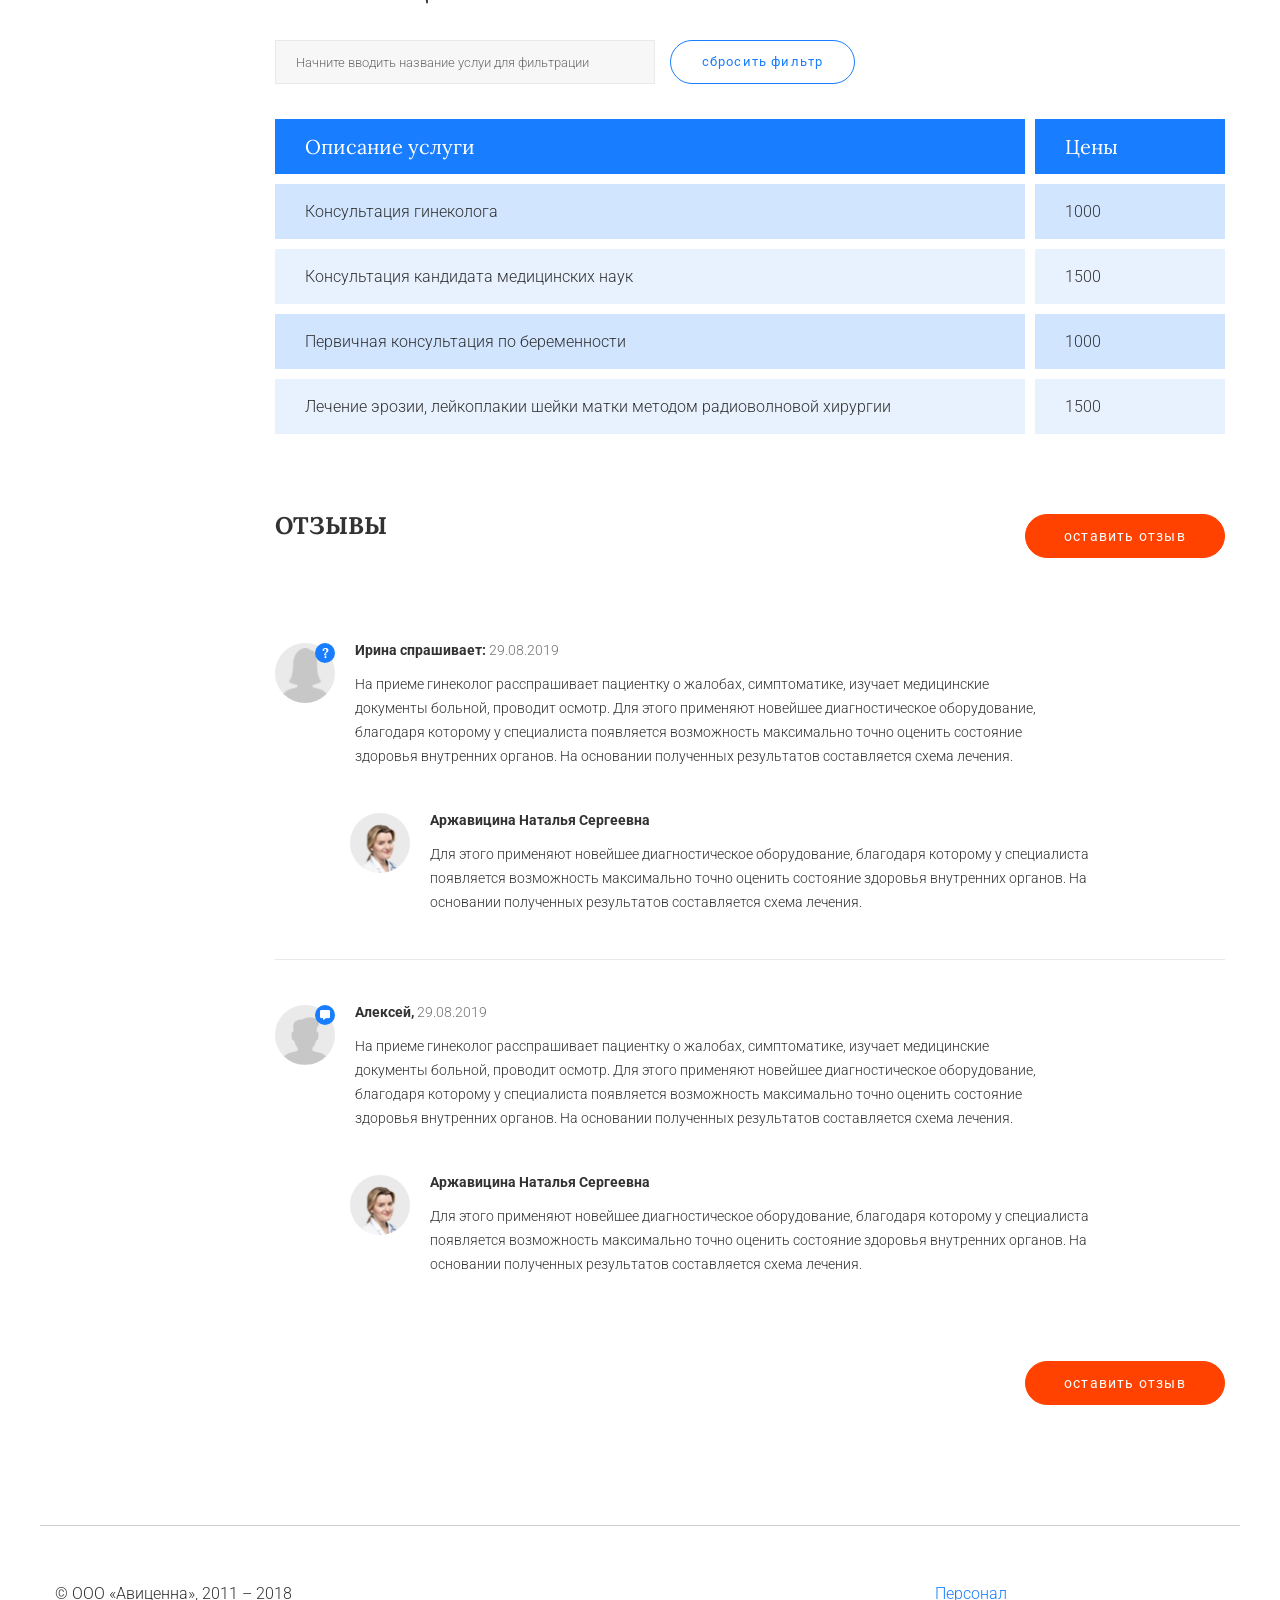
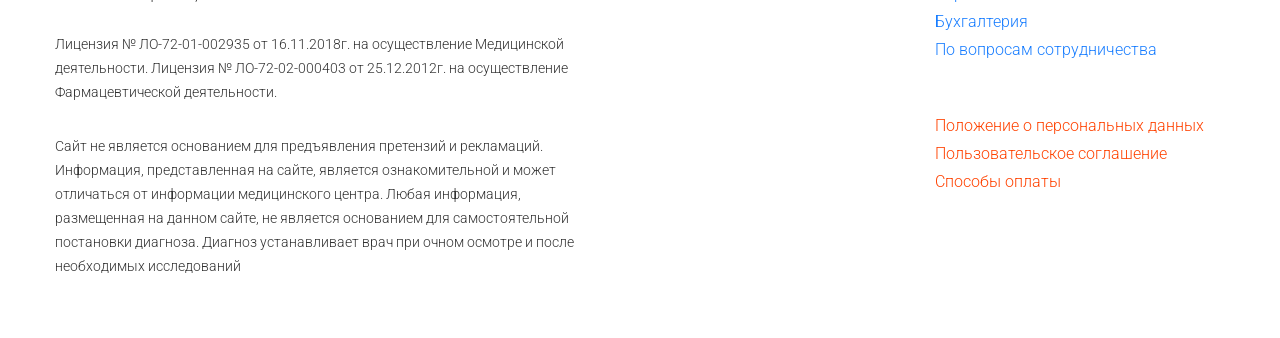
<file: gynecology.html>
<!DOCTYPE html>
<html lang="en">

<head>
	<meta charset="UTF-8">
	<meta http-equiv="X-UA-Compatible" content="IE=edge">
	<meta name="viewport" content="width=device-width, initial-scale=1">
	<title>Avicenna</title>
	<link href="https://fonts.googleapis.com/css?family=Lora:400,400i,700,700i|Roboto:300,400,400i,500,700,900&display=swap&subset=cyrillic" rel="stylesheet">
	<link rel="stylesheet" href="css/slick-theme.css">
	<link rel="stylesheet" href="css/slick.css">
	<link rel="stylesheet" href="css/select2.min.css">
	<link rel="stylesheet" href="css/bootstrap.min.css">
	<link rel="stylesheet" href="css/font-awesome-all.min.css">
	<link rel="stylesheet" href="css/style.css">
</head>

<body>

	<div class="topline">
		<div class="top">
			<div class="container">
				<a href="#" class="drop-menu"><i class="fa fa-bars"></i></a>
				<div class="mobile-menu-wrap">
					<a href="#" class="close-menu"><i class="fa fa-times"></i></a>
					<ul class="mobile-main-menu">
						<li><a href="#">O нас</a></li>
						<li><a href="#">Врачи</a></li>
						<li><a href="#">Услуги и цены</a></li>
						<li><a href="#">Аптека</a></li>
						<li><a href="#">Контакты</a></li>
					</ul>
				</div>
				<a href="home.html" class="logo"><img src="img/logo.png" alt=""></a>
				<ul class="main-menu">
					<li><a href="#">O нас</a></li>
					<li><a href="#">Врачи</a></li>
					<li><a href="#">Услуги и цены</a></li>
					<li><a href="#">Аптека</a></li>
					<li><a href="#">Контакты</a></li>
				</ul>
				<div class="sign-in-wrap">
					<a href="#" class="person">
						<span class="img-wrap">
							<img src="img/person-icon.png" alt="">
						</span>
						<span class="name">Анастасия</span>
						<i class="fa fa-chevron-down"></i>
					</a>
					<a href="#" class="icon"><i class="fa fa-sign-in-alt"></i></a>
				</div>
			</div>
		</div>
		<div class="bottom">
			<div class="container">
				<h3>многопрофильный <br>медицинский центр</h3>
				<div class="contact-block">
					<img src="img/phone-icon.png" alt="">
					<div class="link-wrap">
						<a href="tel:+73452593957">+7 (3452) 59-39-57</a>
						<a href="tel:+73452593958">+7 (3452) 59-39-58</a>
					</div>
				</div>
				<div class="contact-block">
					<img src="img/phone-icon.png" alt="">
					<div class="link-wrap">
						<p><span>г. Тюмень,</span> ул. Монтажников, 11, стр. 1</p>
					</div>
				</div>
				<a href="#" class="addmission">записаться на прием</a>
			</div>
		</div>
	</div>

	<section class="main-wrapper">
		<div class="container">
			<div class="left">
				<ul class="sidebar-menu">
					<li><a href="#">Консультация врачей</a></li>
					<li><a href="#">Анализы</a></li>
					<li><a href="#">Диагностика</a></li>
					<li><a href="#">Дневной стационар</a></li>
					<li>
						<a href="#" class="drop">Оперативное лечение</a>
						<ul class="sidebar-drop-menu">
							<li><a href="#">Стоматология</a></li>
							<li><a href="#">Протезирование</a></li>
							<li><a href="#">Хирургия</a></li>
							<li><a href="#">Терапия</a></li>
						</ul>
					</li>
					<li><a href="#">Косметология</a></li>
					<li><a href="#">Аптека</a></li>
				</ul>
			</div>
			<div class="right">
				<ul class="breadcrumb-menu">
					<li><a href="#">Медицинский центр /</a></li>
					<li><a href="#" class="no-border">Направления /</a></li>
					<li><span>Акушерство и гинекология</span></li>
				</ul>
				<h2>Акушерство и гинекология</h2>
				<ul class="anchor-menu">
					<li class="active"><a href="#our-competencies">наши компетенции</a></li>
					<li><a href="#specialists">специалисты</a></li>
					<li><a href="#services-prices">услуги и цены</a></li>
					<li><a href="#reviews">отзывы</a></li>
				</ul>
				<div id="our-competencies">
					<p>На приеме гинеколог расспрашивает пациентку о жалобах, симптоматике, изучает медицинские документы больной, проводит осмотр. Для этого применяют новейшее диагностическое оборудование, благодаря которому у специалиста появляется возможность максимально точно оценить состояние здоровья внутренних органов. На основании полученных результатов составляется схема лечения.</p>
					<p>Кроме того, во время приема гинеколог может взять мазок, назначить ряд дополнительных обследований. Посещать гинеколога в целях профилактики необходимо один раз в год. Это поможет выявить заболевания на ранних стадиях, которые часто протекают без симптомов.</p>
					<div class="img-wrapper">
						<div class="img" style="background-image: url(img/competencies-img1.jpg)"></div>
						<div class="img" style="background-image: url(img/competencies-img2.jpg)"></div>
						<div class="img" style="background-image: url(img/competencies-img3.jpg)"></div>
					</div>
				</div>
				<div id="specialists">
					<h2>специалисты направления акушерство и гинекология</h2>
					<ul class="specialists-list">
						<li>
							<div class="img-wrap"><img src="img/reception-img1.png" alt=""></div>
							<h2>Аржавицина <br>Наталья Сергеевна</h2>
							<p>Врач акушер-гинеколог первой категории</p>
							<a href="#">подробнее</a>
							<div class="btn-wrap">
								<a href="#" class="read-more">записаться на прием</a>
							</div>
						</li>
						<li>
							<div class="img-wrap"><img src="img/reception-img2.png" alt=""></div>
							<h2>Аржавицина <br>Наталья Сергеевна</h2>
							<p>Врач акушер-гинеколог первой категории</p>
							<a href="#">подробнее</a>
							<div class="btn-wrap">
								<a href="#" class="read-more">записаться на прием</a>
							</div>
						</li>
						<li>
							<div class="img-wrap"><img src="img/reception-img3.png" alt=""></div>
							<h2>Аржавицина <br>Наталья Сергеевна</h2>
							<p>Врач акушер-гинеколог первой категории</p>
							<a href="#">подробнее</a>
							<div class="btn-wrap">
								<a href="#" class="read-more">записаться на прием</a>
							</div>
						</li>
					</ul>
				</div>
				<div id="services-prices">
					<h2>услуги и цены</h2>
					<form>
						<input type="text" placeholder="Начните вводить название услуи для фильтрации">
						<button type="button">сбросить фильтр</button>
					</form>
					<ul class="filter-table">
						<li class="title">
							<div class="text">Описание услуги</div>
							<div class="price">Цены</div>
						</li>
						<li>
							<div class="text">Консультация гинеколога</div>
							<div class="price">1000</div>
						</li>
						<li>
							<div class="text">Консультация кандидата медицинских наук</div>
							<div class="price">1500</div>
						</li>
						<li>
							<div class="text">Первичная консультация по беременности</div>
							<div class="price">1000</div>
						</li>
						<li>
							<div class="text">Лечение эрозии, лейкоплакии шейки матки методом радиоволновой хирургии </div>
							<div class="price">1500</div>
						</li>
					</ul>
				</div>
				<div id="reviews">
					<div class="top">
						<h2>Отзывы</h2>
						<a href="#" class="leave-feedback">оставить отзыв</a>
					</div>
					<ul class="reviews-chat">
						<li>
							<div class="top">
								<div class="img-wrap" style="background-image: url(img/chat-icon1.png)">
									<div class="circle">
										<span>?</span>
									</div>
								</div>
								<div class="text-wrap">
									<div class="head">
										<span class="name">Ирина спрашивает:</span>
										<span class="date">29.08.2019</span>
									</div>
									<p>На приеме гинеколог расспрашивает пациентку о жалобах, симптоматике, изучает медицинские документы больной, проводит осмотр. Для этого применяют новейшее диагностическое оборудование, благодаря которому у специалиста появляется возможность максимально точно оценить состояние здоровья внутренних органов. На основании полученных результатов составляется схема лечения.</p>
								</div>
							</div>
							<div class="bottom">
								<div class="img-wrap" style="background-image: url(img/chat-icon1-1.png)"></div>
								<div class="text-wrap">
									<div class="head">
										<span class="name">Аржавицина Наталья Сергеевна</span>
									</div>
									<p>Для этого применяют новейшее диагностическое оборудование, благодаря которому у специалиста появляется возможность максимально точно оценить состояние здоровья внутренних органов. На основании полученных результатов составляется схема лечения.</p>
								</div>
							</div>
						</li>
						<li>
							<div class="top">
								<div class="img-wrap" style="background-image: url(img/chat-icon2.png)">
									<div class="circle">
										<i class="fa fa-comment-alt"></i>
									</div>
								</div>
								<div class="text-wrap">
									<div class="head">
										<span class="name">Алексей,</span>
										<span class="date">29.08.2019</span>
									</div>
									<p>На приеме гинеколог расспрашивает пациентку о жалобах, симптоматике, изучает медицинские документы больной, проводит осмотр. Для этого применяют новейшее диагностическое оборудование, благодаря которому у специалиста появляется возможность максимально точно оценить состояние здоровья внутренних органов. На основании полученных результатов составляется схема лечения.</p>
								</div>
							</div>
							<div class="bottom">
								<div class="img-wrap" style="background-image: url(img/chat-icon1-1.png)"></div>
								<div class="text-wrap">
									<div class="head">
										<span class="name">Аржавицина Наталья Сергеевна</span>
									</div>
									<p>Для этого применяют новейшее диагностическое оборудование, благодаря которому у специалиста появляется возможность максимально точно оценить состояние здоровья внутренних органов. На основании полученных результатов составляется схема лечения.</p>
								</div>
							</div>
						</li>
					</ul>
					<a href="#" class="leave-feedback">оставить отзыв</a>
				</div>
			</div>
		</div>
	</section>
	

	<footer>
		<div class="container style">
			<div class="left">
				<p>© ООО «Авиценна», 2011 – 2018</p>
				<span>Лицензия № ЛО-72-01-002935 от 16.11.2018г. на осуществление Медицинской деятельности. Лицензия № ЛО-72-02-000403 от 25.12.2012г. на осуществление Фармацевтической деятельности. </span>
				<span>Cайт не является основанием для предъявления претензий и рекламаций. Информация, представленная на сайте, является ознакомительной и может отличаться от информации медицинского центра. Любая информация, размещенная на данном сайте, не является основанием для самостоятельной постановки диагноза. Диагноз устанавливает врач при очном осмотре и после необходимых исследований</span>
			</div>
			<div class="right">
				<div class="blue-links">
					<a href="#">Персонал</a>
					<a href="#">Бухгалтерия</a>
					<a href="#">По вопросам сотрудничества</a>
				</div>
				<div class="red-links">
					<a href="#">Положение о персональных данных </a>
					<a href="#">Пользовательское соглашение</a>
					<a href="#">Способы оплаты</a>
				</div>
			</div>
		</div>
	</footer>

	<script src="js/jquery-3.4.1.min.js"></script>
	<script src="js/bootstrap.min.js"></script>
	<script src="js/slick.min.js"></script>
	<script src="js/select2.min.js"></script>
	<script src="js/jquery.smooth-scroll.min.js"></script>
	<script src="js/parallax.js"></script>
	<script src="js/script.js"></script>
</body>

</html>
</file>
<file: css/style.css>
/* Welcome to Compass.
 * In this file you should write your main styles. (or centralize your imports)
 * Import this file using the following HTML or equivalent:
 * <link href="/stylesheets/screen.css" media="screen, projection" rel="stylesheet" type="text/css" /> */
html, body, div, span, applet, object, iframe,
h1, h2, h3, h4, h5, h6, p, blockquote, pre,
a, abbr, acronym, address, big, cite, code,
del, dfn, em, img, ins, kbd, q, s, samp,
small, strike, strong, sub, sup, tt, var,
b, u, i, center,
dl, dt, dd, ol, ul, li,
fieldset, form, label, legend,
table, caption, tbody, tfoot, thead, tr, th, td,
article, aside, canvas, details, embed,
figure, figcaption, footer, header, hgroup,
menu, nav, output, ruby, section, summary,
time, mark, audio, video {
  margin: 0;
  padding: 0;
  border: 0;
  font: inherit;
  font-size: 100%;
  vertical-align: baseline;
}

html {
  line-height: 1;
}

ol, ul {
  list-style: none;
}

table {
  border-collapse: collapse;
  border-spacing: 0;
}

caption, th, td {
  text-align: left;
  font-weight: normal;
  vertical-align: middle;
}

q, blockquote {
  quotes: none;
}
q:before, q:after, blockquote:before, blockquote:after {
  content: "";
  content: none;
}

a img {
  border: none;
}

article, aside, details, figcaption, figure, footer, header, hgroup, main, menu, nav, section, summary {
  display: block;
}

body {
  color: #323232;
}
body.overflow {
  overflow: hidden;
}

a {
  text-decoration: none;
  transition: .3s;
  display: inline-block;
}
a:hover {
  text-decoration: none;
  color: inherit;
}

input:focus {
  outline: none !important;
}

* {
  box-sizing: border-box;
  margin: 0;
  padding: 0;
  color: #323232;
}

.btn-wrap {
  border-radius: 45px;
  max-width: 270px;
  width: 100%;
  height: 104px;
  background: #b62f00;
}
@media (max-width: 992px) {
  .btn-wrap {
    height: 80px;
  }
}
.btn-wrap .read-more {
  max-width: 270px;
  width: 100%;
  height: 96px;
  border-radius: 45px;
  background: #da3901;
  font-family: "Roboto", sans-serif;
  font-weight: 900;
  color: #fff;
  font-size: 18px;
  transition: .2s !important;
  letter-spacing: 1.1px;
  display: -webkit-box;
  display: -ms-flexbox;
  display: flex;
  -webkit-box-align: center;
  -ms-flex-align: center;
  align-items: center;
  -webkit-box-pack: center;
  -ms-flex-pack: center;
  justify-content: center;
  text-transform: uppercase;
}
@media (max-width: 992px) {
  .btn-wrap .read-more {
    height: 72px;
  }
}
.btn-wrap .read-more:hover {
  height: 104px;
}
@media (max-width: 992px) {
  .btn-wrap .read-more:hover {
    height: 80px;
  }
}

.form-wrap h2 {
  font-weight: bold;
  font-size: 30px;
  line-height: 36px;
  color: #fff;
  font-family: "Lora", serif;
  text-transform: uppercase;
  margin-bottom: 20px;
}
@media (max-width: 992px) {
  .form-wrap h2 br {
    display: none;
  }
}
@media (max-width: 767px) {
  .form-wrap h2 {
    font-size: 24px;
    line-height: 30px;
  }
}
.form-wrap p {
  font-family: "Roboto", sans-serif;
  font-weight: 300;
  color: #fff;
  font-size: 18px;
  line-height: 28px;
  margin-bottom: 25px;
}
@media (max-width: 992px) {
  .form-wrap p br {
    display: none;
  }
}
@media (max-width: 767px) {
  .form-wrap p {
    line-height: 24px;
  }
}
.form-wrap form {
  width: 270px;
}
@media (max-width: 992px) {
  .form-wrap form {
    width: auto;
  }
}
.form-wrap form .input-wrap {
  display: -webkit-box;
  display: -ms-flexbox;
  display: flex;
  -webkit-box-align: center;
  -ms-flex-align: center;
  align-items: center;
  border-bottom: 1px solid rgba(185, 213, 249, 0.7);
  padding-bottom: 3px;
  margin-bottom: 30px;
}
.form-wrap form .input-wrap img {
  margin-right: 5px;
}
.form-wrap form .input-wrap input {
  background-color: transparent;
  border: none;
  font-size: 14px;
  font-family: "Roboto", sans-serif;
  color: #fff;
  width: 100%;
  padding: 10px;
}
.form-wrap form .input-wrap input::-webkit-input-placeholder {
  color: #fff;
  font-family: "Roboto", sans-serif;
  font-size: 14px;
}
.form-wrap form .input-wrap input::-moz-placeholder {
  color: #fff;
  font-family: "Roboto", sans-serif;
  font-size: 14px;
}
.form-wrap form .input-wrap input:-ms-input-placeholder {
  color: #fff;
  font-family: "Roboto", sans-serif;
  font-size: 14px;
}
.form-wrap form .input-wrap input:-moz-placeholder {
  color: #fff;
  font-family: "Roboto", sans-serif;
  font-size: 14px;
}

.container {
  max-width: 1200px;
}

.topline .top {
  padding: 10px 0;
}
@media (max-width: 767px) {
  .topline .top {
    padding: 20px 0;
  }
}
.topline .top .container {
  display: -webkit-box;
  display: -ms-flexbox;
  display: flex;
  -webkit-box-align: center;
  -ms-flex-align: center;
  align-items: center;
  -webkit-box-pack: justify;
  -ms-flex-pack: justify;
  justify-content: space-between;
}
@media (max-width: 992px) {
  .topline .top .logo img {
    width: 130px;
  }
}
.topline .top .main-menu {
  display: -webkit-box;
  display: -ms-flexbox;
  display: flex;
}
@media (max-width: 767px) {
  .topline .top .main-menu {
    display: none;
  }
}
.topline .top .main-menu li {
  margin: 0 35px;
}
@media (max-width: 1200px) {
  .topline .top .main-menu li {
    margin: 0 20px;
  }
}
@media (max-width: 992px) {
  .topline .top .main-menu li {
    margin: 0 10px;
  }
}
.topline .top .main-menu li a {
  color: #323232;
  font-size: 16px;
  font-family: "Roboto", sans-serif;
}
.topline .top .main-menu li a:hover {
  color: #187dff;
}
.topline .top .sign-in-wrap {
  display: -webkit-box;
  display: -ms-flexbox;
  display: flex;
  -webkit-box-align: center;
  -ms-flex-align: center;
  align-items: center;
}
.topline .top .sign-in-wrap .person {
  display: -webkit-box;
  display: -ms-flexbox;
  display: flex;
  -webkit-box-align: center;
  -ms-flex-align: center;
  align-items: center;
  width: 172px;
  border: 1px solid #cee5f4;
  border-radius: 25px;
  height: 38px;
  padding: 2px 6px;
}
@media (max-width: 992px) {
  .topline .top .sign-in-wrap .person {
    width: 130px;
  }
}
@media (max-width: 767px) {
  .topline .top .sign-in-wrap .person {
    width: auto;
  }
}
.topline .top .sign-in-wrap .person .img-wrap {
  width: 32px;
  height: 32px;
  border-radius: 50%;
  display: inline-block;
  overflow: hidden;
  background: #e5f4fe;
  margin-right: 10px;
}
.topline .top .sign-in-wrap .person .img-wrap img {
  width: 90%;
  margin-top: 5px;
  margin-left: 2px;
}
.topline .top .sign-in-wrap .person .name {
  color: #323232;
  font-size: 12px;
  font-family: "Roboto", sans-serif;
}
@media (max-width: 767px) {
  .topline .top .sign-in-wrap .person .name {
    display: none;
  }
}
.topline .top .sign-in-wrap .person i {
  display: none;
  color: #323232;
  font-size: 14px;
}
@media (max-width: 767px) {
  .topline .top .sign-in-wrap .person i {
    display: inline-block;
  }
}
.topline .top .sign-in-wrap .icon {
  margin-left: 12px;
  margin-top: 2px;
  width: 20px;
  height: 20px;
  display: block;
}
.topline .top .sign-in-wrap .icon i {
  font-size: 20px;
  color: #187dff;
}
.topline .top .drop-menu {
  display: none;
}
@media (max-width: 767px) {
  .topline .top .drop-menu {
    display: inline-block;
  }
}
.topline .top .drop-menu i {
  font-size: 25px;
  color: #323232;
}
.topline .top .mobile-menu-wrap {
  display: none;
}
@media (max-width: 767px) {
  .topline .top .mobile-menu-wrap {
    display: -webkit-box;
    display: -ms-flexbox;
    display: flex;
    position: absolute;
    z-index: 1111;
    -webkit-box-orient: vertical;
    -webkit-box-direction: normal;
    -ms-flex-direction: column;
    flex-direction: column;
    background: #fff;
    overflow-y: auto;
    transform: translateX(-110%);
    left: 0;
    top: 0;
    height: 100vh;
    max-width: 320px;
    width: 100%;
    padding: 30px 15px;
    box-shadow: 2px 2px 4px rgba(211, 214, 215, 0.2), 0px 16px 16px rgba(211, 214, 215, 0.2), 0px 0px 4px rgba(211, 214, 215, 0.2), 0px 0px 64px rgba(211, 214, 215, 0.05), 0px 0px 32px rgba(211, 214, 215, 0.05);
    transition: .3s;
    opacity: 0;
  }
  .topline .top .mobile-menu-wrap.opened {
    transform: translateX(0);
    opacity: 1;
  }
}
.topline .top .mobile-menu-wrap .close-menu i {
  font-size: 25px;
  color: #323232;
}
.topline .top .mobile-menu-wrap .mobile-main-menu {
  margin: 30px 0;
}
.topline .top .mobile-menu-wrap .mobile-main-menu li {
  margin-bottom: 15px;
}
.topline .top .mobile-menu-wrap .mobile-main-menu li a {
  font-size: 16px;
  font-family: "Roboto", sans-serif;
  color: #323232;
}
.topline .bottom {
  padding: 25px 0;
  background: rgba(124, 200, 251, 0.2);
}
.topline .bottom .container {
  display: -webkit-box;
  display: -ms-flexbox;
  display: flex;
  -webkit-box-align: center;
  -ms-flex-align: center;
  align-items: center;
  -webkit-box-pack: justify;
  -ms-flex-pack: justify;
  justify-content: space-between;
}
@media (max-width: 992px) {
  .topline .bottom .container {
    align-items: flex-start;
  }
}
@media (max-width: 767px) {
  .topline .bottom .container {
    -webkit-box-pack: center;
    -ms-flex-pack: center;
    justify-content: center;
  }
}
.topline .bottom .container h3 {
  font-size: 22px;
  font-family: "Lora", serif;
  line-height: 34px;
}
@media (max-width: 992px) {
  .topline .bottom .container h3 {
    font-size: 16px;
    line-height: 22px;
  }
}
@media (max-width: 767px) {
  .topline .bottom .container h3 {
    display: none;
  }
}
.topline .bottom .container .contact-block {
  display: -webkit-box;
  display: -ms-flexbox;
  display: flex;
}
@media (max-width: 992px) {
  .topline .bottom .container .contact-block {
    -webkit-box-orient: vertical;
    -webkit-box-direction: normal;
    -ms-flex-direction: column;
    flex-direction: column;
  }
}
@media (max-width: 767px) {
  .topline .bottom .container .contact-block {
    display: none;
  }
}
.topline .bottom .container .contact-block img {
  margin-right: 25px;
  width: 18px;
  height: 18px;
}
@media (max-width: 992px) {
  .topline .bottom .container .contact-block img {
    margin-right: 0;
    margin-bottom: 10px;
  }
}
.topline .bottom .container .contact-block .link-wrap {
  display: -webkit-box;
  display: -ms-flexbox;
  display: flex;
  -webkit-box-orient: vertical;
  -webkit-box-direction: normal;
  -ms-flex-direction: column;
  flex-direction: column;
}
.topline .bottom .container .contact-block .link-wrap a {
  font-size: 16px;
  color: #323232;
  font-family: "Roboto", sans-serif;
  position: relative;
  margin-bottom: 15px;
}
@media (max-width: 992px) {
  .topline .bottom .container .contact-block .link-wrap a {
    font-size: 15px;
    margin-bottom: 10px;
  }
}
.topline .bottom .container .contact-block .link-wrap a:after {
  content: '';
  width: 0;
  height: 1px;
  bottom: -2px;
  left: 0;
  position: absolute;
  background: #323232;
  transition: .4s;
}
.topline .bottom .container .contact-block .link-wrap a:hover:after {
  width: 100%;
}
.topline .bottom .container .contact-block .link-wrap a:last-child {
  margin-bottom: 0;
}
.topline .bottom .container .contact-block .link-wrap p {
  font-family: "Roboto", sans-serif;
  font-size: 16px;
  color: #323232;
  display: -webkit-box;
  display: -ms-flexbox;
  display: flex;
  -webkit-box-orient: vertical;
  -webkit-box-direction: normal;
  -ms-flex-direction: column;
  flex-direction: column;
}
@media (max-width: 992px) {
  .topline .bottom .container .contact-block .link-wrap p {
    font-size: 15px;
  }
}
.topline .bottom .container .contact-block .link-wrap p span {
  display: inline-block;
  margin-bottom: 15px;
}
@media (max-width: 992px) {
  .topline .bottom .container .contact-block .link-wrap p span {
    margin-bottom: 10px;
  }
}
.topline .bottom .container .addmission {
  width: 260px;
  height: 70px;
  border-radius: 35px;
  background: #187dff;
  display: -webkit-box;
  display: -ms-flexbox;
  display: flex;
  -webkit-box-align: center;
  -ms-flex-align: center;
  align-items: center;
  -webkit-box-pack: center;
  -ms-flex-pack: center;
  justify-content: center;
  color: #fff;
  font-size: 13px;
  font-family: "Roboto", sans-serif;
  letter-spacing: 1.5px;
}
@media (max-width: 992px) {
  .topline .bottom .container .addmission {
    width: 200px;
    height: 50px;
  }
}
.topline .bottom .container .addmission:hover {
  background: #0068ee;
}

.banner .banner-slider-wrap {
  position: relative;
  z-index: 1;
  margin-left: calc((100% - 1170px) / 2);
}
@media (max-width: 1200px) {
  .banner .banner-slider-wrap {
    margin-left: 0;
  }
}
.banner .banner-slider-wrap .slider-navigation {
  position: absolute;
  z-index: 10;
  bottom: 200px;
  right: calc(100% - 1170px);
  width: 132px;
  height: 46px;
  display: -webkit-box;
  display: -ms-flexbox;
  display: flex;
  -webkit-box-pack: justify;
  -ms-flex-pack: justify;
  justify-content: space-between;
}
@media (max-width: 1200px) {
  .banner .banner-slider-wrap .slider-navigation {
    right: 15px;
    bottom: 150px;
  }
}
@media (max-width: 767px) {
  .banner .banner-slider-wrap .slider-navigation {
    right: inherit;
    left: 50%;
    transform: translateX(-50%);
    bottom: 30px;
  }
}
.banner .banner-slider-wrap .slider-navigation button {
  width: auto;
  height: auto;
}
.banner .banner-slider-wrap .slider-navigation button.slick-next {
  right: 0;
}
.banner .banner-slider-wrap .slider-navigation button.slick-prev {
  left: 0;
}
.banner .banner-slider-wrap .slider-navigation button:before {
  content: none;
}
.banner .banner-slider-wrap .banner-slider {
  width: 100%;
}
.banner .banner-slider-wrap .banner-slider .item {
  display: -webkit-box;
  display: -ms-flexbox;
  display: flex;
  background: url(../img/slide-img.png) no-repeat right center;
  background-position: 550px;
  width: 100%;
}
@media (max-width: 992px) {
  .banner .banner-slider-wrap .banner-slider .item {
    background-position: 400px;
    background-size: cover;
  }
}
@media (max-width: 767px) {
  .banner .banner-slider-wrap .banner-slider .item {
    background-position: 150px;
  }
}
.banner .banner-slider-wrap .banner-slider .item .text-wrap {
  padding: 140px 0 170px;
  max-width: 500px;
  width: 100%;
  position: relative;
  z-index: 1;
}
@media (max-width: 1200px) {
  .banner .banner-slider-wrap .banner-slider .item .text-wrap {
    padding: 120px 0;
    padding-left: 15px;
    max-width: 100%;
  }
}
@media (max-width: 767px) {
  .banner .banner-slider-wrap .banner-slider .item .text-wrap {
    padding: 100px 15px;
  }
}
.banner .banner-slider-wrap .banner-slider .item .text-wrap h2 {
  font-size: 27px;
  font-weight: 700;
  font-family: "Lora", serif;
  color: #323232;
  margin-bottom: 15px;
}
@media (max-width: 767px) {
  .banner .banner-slider-wrap .banner-slider .item .text-wrap h2 {
    font-size: 22px;
    margin-bottom: 10px;
  }
}
.banner .banner-slider-wrap .banner-slider .item .text-wrap h1 {
  font-size: 70px;
  line-height: 70px;
  font-weight: 700;
  font-family: "Lora", serif;
  text-transform: uppercase;
  margin-bottom: 30px;
  color: #ff4200;
}
@media (max-width: 767px) {
  .banner .banner-slider-wrap .banner-slider .item .text-wrap h1 {
    font-size: 40px;
    line-height: 45px;
    margin-bottom: 20px;
  }
}
.banner .banner-slider-wrap .banner-slider .item .text-wrap h1 span {
  font-size: 70px;
  font-weight: 700;
  font-family: "Lora", serif;
  color: #187dff;
}
@media (max-width: 767px) {
  .banner .banner-slider-wrap .banner-slider .item .text-wrap h1 span {
    font-size: 40px;
    line-height: 45px;
  }
}
.banner .banner-slider-wrap .banner-slider .item .text-wrap p {
  font-size: 18px;
  line-height: 28px;
  font-weight: 300;
  font-family: "Roboto", sans-serif;
  color: #323232;
  margin-bottom: 50px;
}
.banner .banner-slider-wrap .banner-slider .item .text-wrap .btn-wrap {
  border-radius: 45px;
  max-width: 360px;
  width: 100%;
  height: 104px;
  background: #b62f00;
}
@media (max-width: 767px) {
  .banner .banner-slider-wrap .banner-slider .item .text-wrap .btn-wrap {
    max-width: 290px;
    height: 84px;
    margin: 0 auto;
  }
}
.banner .banner-slider-wrap .banner-slider .item .text-wrap .btn-wrap .read-more {
  max-width: 360px;
  width: 100%;
  height: 96px;
  border-radius: 45px;
  background: #da3901;
  font-family: "Roboto", sans-serif;
  font-weight: 900;
  color: #fff;
  font-size: 18px;
  transition: .3s;
  letter-spacing: 1.1px;
  display: -webkit-box;
  display: -ms-flexbox;
  display: flex;
  -webkit-box-align: center;
  -ms-flex-align: center;
  align-items: center;
  -webkit-box-pack: center;
  -ms-flex-pack: center;
  justify-content: center;
  text-transform: uppercase;
}
@media (max-width: 767px) {
  .banner .banner-slider-wrap .banner-slider .item .text-wrap .btn-wrap .read-more {
    height: 76px;
    max-width: 290px;
    font-size: 16px;
  }
}
.banner .banner-slider-wrap .banner-slider .item .text-wrap .btn-wrap .read-more:hover {
  height: 84px;
}
.banner .banner-slider-wrap .banner-slider .item .img {
  position: absolute;
  z-index: 0;
}
.banner .banner-slider-wrap .banner-slider .item .img img {
  width: 100%;
}
@media (max-width: 767px) {
  .banner .banner-slider-wrap .banner-slider .item .img {
    display: none;
  }
}

.medical-service {
  background: #f4f4f9 url(../img/medical-bg.jpg) no-repeat bottom left;
}
@media (max-width: 1200px) {
  .medical-service {
    background-image: none;
  }
}
.medical-service .container {
  position: relative;
  z-index: 1;
}
.medical-service .container .services-text {
  position: absolute;
  top: 0;
  right: 15px;
  z-index: 0;
  background: #187dff;
  width: 500px;
  height: 250px;
  display: -webkit-box;
  display: -ms-flexbox;
  display: flex;
  -webkit-box-align: center;
  -ms-flex-align: center;
  align-items: center;
}
@media (max-width: 1200px) {
  .medical-service .container .services-text {
    position: static;
    width: 100%;
    height: auto;
    padding: 30px 15px;
    -webkit-box-pack: center;
    -ms-flex-pack: center;
    justify-content: center;
  }
}
.medical-service .container .services-text p {
  font-size: 30px;
  line-height: 38px;
  font-family: "Lora", serif;
  color: #fff;
  text-align: right;
  margin-left: auto;
  margin-right: 20px;
  text-transform: uppercase;
}
@media (max-width: 1200px) {
  .medical-service .container .services-text p {
    text-align: center;
    margin-left: 0;
  }
}
.medical-service .container .services-text p span {
  font-weight: 700;
  color: #fff;
  font-family: "Lora", serif;
  font-size: 30px;
  text-transform: uppercase;
}
.medical-service .container .medital-list {
  display: -webkit-box;
  display: -ms-flexbox;
  display: flex;
  -ms-flex-wrap: wrap;
  -webkit-flex-wrap: wrap;
  flex-wrap: wrap;
  position: relative;
}
@media (max-width: 767px) {
  .medical-service .container .medital-list {
    padding-top: 40px;
  }
}
.medical-service .container .medital-list li {
  width: 20%;
  height: 220px;
}
@media (max-width: 1200px) {
  .medical-service .container .medital-list li {
    width: 25%;
  }
}
@media (max-width: 767px) {
  .medical-service .container .medital-list li {
    width: calc(100% / 2);
    height: auto;
    margin-bottom: 20px;
    min-height: 120px;
  }
}
@media (max-width: 1200px) {
  .medical-service .container .medital-list li.hide {
    display: none;
  }
}
.medical-service .container .medital-list li a {
  width: 100%;
  height: 100%;
  background-color: #fff;
  background-size: cover;
  background-repeat: no-repeat;
  background-position: center center;
  padding: 40px 10px 40px 25px;
  display: -webkit-box;
  display: -ms-flexbox;
  display: flex;
  -webkit-box-pack: justify;
  -ms-flex-pack: justify;
  justify-content: space-between;
  -webkit-box-orient: vertical;
  -webkit-box-direction: normal;
  -ms-flex-direction: column;
  flex-direction: column;
}
@media (max-width: 767px) {
  .medical-service .container .medital-list li a {
    background: none !important;
    padding: 0;
    justify-content: flex-start;
  }
}
@media (max-width: 767px) {
  .medical-service .container .medital-list li a img {
    margin-bottom: 15px;
  }
}
.medical-service .container .medital-list li a span {
  font-size: 18px;
  font-family: "Roboto", sans-serif;
  font-weight: 500;
  color: #323232;
  line-height: 20px;
  text-transform: uppercase;
  transition: .3s;
}
@media (max-width: 992px) {
  .medical-service .container .medital-list li a span {
    font-size: 16px;
    line-height: 18px;
  }
}
@media (max-width: 767px) {
  .medical-service .container .medital-list li a span {
    font-size: 15px;
  }
  .medical-service .container .medital-list li a span br {
    display: none;
  }
}
.medical-service .container .medital-list li a:hover span {
  margin-left: 5px;
}
.medical-service .container .info-list {
  padding: 120px 0 110px;
  display: -webkit-box;
  display: -ms-flexbox;
  display: flex;
}
@media (max-width: 1200px) {
  .medical-service .container .info-list {
    padding: 0;
    padding-top: 50px;
  }
}
@media (max-width: 767px) {
  .medical-service .container .info-list {
    -ms-flex-wrap: wrap;
    -webkit-flex-wrap: wrap;
    flex-wrap: wrap;
    padding-top: 0;
  }
}
.medical-service .container .info-list li {
  width: 20%;
}
@media (max-width: 1200px) {
  .medical-service .container .info-list li {
    width: 25%;
  }
}
@media (max-width: 767px) {
  .medical-service .container .info-list li {
    width: 50%;
    margin-bottom: 40px;
  }
}
@media (max-width: 450px) {
  .medical-service .container .info-list li {
    width: 100%;
  }
}
@media (max-width: 1200px) {
  .medical-service .container .info-list li.hide {
    display: none;
  }
}
.medical-service .container .info-list li h3 {
  position: relative;
  font-weight: bold;
  font-family: "Lora", serif;
  font-size: 30px;
  color: #187dff;
  padding-bottom: 15px;
  line-height: 38px;
  text-transform: uppercase;
  margin-bottom: 15px;
}
@media (max-width: 992px) {
  .medical-service .container .info-list li h3 {
    font-size: 24px;
    line-height: 30px;
  }
}
@media (max-width: 767px) {
  .medical-service .container .info-list li h3 {
    font-size: 20px;
  }
  .medical-service .container .info-list li h3 br {
    display: none;
  }
}
.medical-service .container .info-list li h3:after {
  content: '';
  position: absolute;
  bottom: 0;
  left: 0;
  width: 24px;
  height: 4px;
  background: #ff4200;
}
.medical-service .container .info-list li span {
  font-weight: 300;
  font-family: "Roboto", sans-serif;
  color: #323232;
  line-height: 24px;
  font-size: 18px;
}
@media (max-width: 767px) {
  .medical-service .container .info-list li span br {
    display: none;
  }
}

.our-services {
  background: #fff;
}
.our-services .container {
  background: url(../img/wooman-img.png) no-repeat center center;
  position: relative;
  padding: 120px 70px 20px;
  height: 830px;
}
@media (max-width: 1200px) {
  .our-services .container {
    background-size: 40%;
  }
}
@media (max-width: 992px) {
  .our-services .container {
    background: none;
    padding: 50px 15px 0;
    height: auto;
  }
}
@media (max-width: 992px) {
  .our-services .container .img {
    display: none;
  }
}
.our-services .container .title-rotate {
  transform: rotate(-90deg);
  white-space: nowrap;
  width: 0;
  font-size: 40px;
  font-weight: 700;
  font-family: "Lora", serif;
  color: #187dff;
  text-transform: uppercase;
  margin-top: 430px;
  position: absolute;
  top: -13px;
  left: 20px;
}
@media (max-width: 992px) {
  .our-services .container .title-rotate {
    position: static;
    transform: rotate(0);
    margin-top: 0;
    width: 100%;
    text-align: center;
    margin-bottom: 40px;
  }
}
@media (max-width: 767px) {
  .our-services .container .title-rotate {
    font-size: 34px;
  }
}
.our-services .container .title-rotate span {
  transform: rotate(-90deg);
  white-space: nowrap;
  width: 0;
  font-size: 40px;
  font-weight: 700;
  font-family: "Lora", serif;
  color: #ff4200;
}
@media (max-width: 767px) {
  .our-services .container .title-rotate span {
    font-size: 34px;
  }
}
.our-services .container .our-services-wrap {
  display: -webkit-box;
  display: -ms-flexbox;
  display: flex;
  -webkit-box-pack: justify;
  -ms-flex-pack: justify;
  justify-content: space-between;
}
@media (max-width: 992px) {
  .our-services .container .our-services-wrap {
    -ms-flex-pack: distribute;
    justify-content: space-around;
  }
}
@media (max-width: 550px) {
  .our-services .container .our-services-wrap {
    -webkit-box-orient: vertical;
    -webkit-box-direction: normal;
    -ms-flex-direction: column;
    flex-direction: column;
  }
}
.our-services .container ul {
  margin-bottom: 100px;
}
@media (max-width: 992px) {
  .our-services .container ul {
    margin-bottom: 50px;
  }
}
@media (max-width: 550px) {
  .our-services .container ul {
    margin-bottom: 15px;
  }
}
.our-services .container ul li {
  margin-bottom: 20px;
  position: relative;
  padding-left: 20px;
}
@media (max-width: 550px) {
  .our-services .container ul li {
    margin-bottom: 15px;
  }
}
.our-services .container ul li:after {
  content: '';
  position: absolute;
  top: 11px;
  width: 6px;
  height: 6px;
  border-radius: 50%;
  background: #187dff;
  left: 0;
  top: 7px;
}
.our-services .container ul li:last-child {
  margin-bottom: 0;
}
.our-services .container ul li a {
  font-size: 16px;
  font-weight: 300;
  line-height: 24px;
  font-family: "Roboto", sans-serif;
  color: #323232;
  position: relative;
}
.our-services .container ul li a:after {
  content: '';
  width: 0;
  height: 1px;
  bottom: -2px;
  left: 0;
  position: absolute;
  background: #187dff;
  transition: .4s;
}
.our-services .container ul li a:hover {
  color: #187dff;
}
.our-services .container ul li a:hover:after {
  width: 100%;
}

.questions {
  display: -webkit-box;
  display: -ms-flexbox;
  display: flex;
  overflow: hidden;
}
.questions .left {
  width: 50%;
  padding-left: calc((100% - 1170px) / 2);
  background: #187dff;
  padding-top: 70px;
  padding-bottom: 70px;
  position: relative;
  z-index: 0;
}
@media (max-width: 1200px) {
  .questions .left {
    padding-left: 15px;
  }
}
@media (max-width: 992px) {
  .questions .left {
    width: 100%;
    padding: 50px 15px;
  }
}
.questions .right {
  width: 50%;
  padding-right: calc((100% - 1170px) / 2);
  position: relative;
  z-index: 1;
  background: #e9e9e9;
}
@media (max-width: 1200px) {
  .questions .right {
    padding-right: 15px;
  }
}
@media (max-width: 992px) {
  .questions .right {
    display: none;
  }
}
.questions .right .bg-wrap {
  background: url(../img/questions-bg.png) no-repeat left bottom;
  background-size: 70%;
  width: 1386px;
  position: absolute;
  left: -300px;
  bottom: -5px;
  height: 580px;
}
@media (max-width: 1200px) {
  .questions .right .bg-wrap {
    background-size: 50%;
    left: -80px;
  }
}

.write-reception {
  display: -webkit-box;
  display: -ms-flexbox;
  display: flex;
  overflow: hidden;
}
.write-reception.contacts-reception {
  position: relative;
}
.write-reception.contacts-reception .left-bg {
  position: absolute;
  left: 0;
  top: 0;
  width: 50%;
  height: 698px;
  background: #187dff;
  z-index: -1;
}
@media (max-width: 992px) {
  .write-reception.contacts-reception .left-bg {
    display: none;
  }
}
.write-reception.contacts-reception .right-bg {
  position: absolute;
  z-index: -1;
  right: 0;
  top: 0;
  width: 50%;
  height: 698px;
  background: #e9e9e9;
}
@media (max-width: 992px) {
  .write-reception.contacts-reception .right-bg {
    display: none;
  }
}
.write-reception.contacts-reception .reception-wrap {
  display: -webkit-box;
  display: -ms-flexbox;
  display: flex;
  max-width: 1170px;
  width: 100%;
  margin: 0 auto;
}
@media (max-width: 1200px) {
  .write-reception.contacts-reception .reception-wrap {
    max-width: 1200px;
    padding: 0 15px;
  }
}
@media (max-width: 992px) {
  .write-reception.contacts-reception .reception-wrap {
    -webkit-box-orient: vertical;
    -webkit-box-direction: normal;
    -ms-flex-direction: column;
    flex-direction: column;
  }
}
.write-reception.contacts-reception .left {
  max-width: 350px;
  width: 100%;
  padding-left: 0;
}
@media (max-width: 1200px) {
  .write-reception.contacts-reception .left {
    padding: 50px 15px;
    justify-content: flex-start;
    padding-left: 0;
    max-width: inherit;
    width: 35%;
  }
}
@media (max-width: 992px) {
  .write-reception.contacts-reception .left {
    width: 100%;
    padding: 40px 15px;
  }
}
@media (max-width: 1200px) {
  .write-reception.contacts-reception .left h2 {
    font-size: 24px;
    line-height: 28px;
    margin-bottom: 20px;
  }
  .write-reception.contacts-reception .left h2 br {
    display: none;
  }
}
@media (max-width: 992px) {
  .write-reception.contacts-reception .left h2 {
    font-size: 20px;
    line-height: 24px;
  }
}
.write-reception.contacts-reception .bottom {
  width: 100%;
  max-width: 380px;
  background: #f4f4f4;
  padding: 90px 40px 50px;
}
@media (max-width: 1200px) {
  .write-reception.contacts-reception .bottom {
    padding: 50px 15px;
    max-width: inherit;
    width: 35%;
  }
}
@media (max-width: 992px) {
  .write-reception.contacts-reception .bottom {
    width: 100%;
    padding: 40px 15px;
    padding-bottom: 10px;
  }
}
.write-reception.contacts-reception .bottom h2 {
  font-size: 30px;
  font-weight: bold;
  font-family: "Lora", serif;
  text-transform: uppercase;
  margin-bottom: 35px;
  line-height: 36px;
}
@media (max-width: 1200px) {
  .write-reception.contacts-reception .bottom h2 {
    font-size: 24px;
    line-height: 28px;
    margin-bottom: 20px;
  }
  .write-reception.contacts-reception .bottom h2 br {
    display: none;
  }
}
@media (max-width: 992px) {
  .write-reception.contacts-reception .bottom h2 {
    font-size: 20px;
    line-height: 24px;
  }
}
.write-reception.contacts-reception .bottom > p {
  font-size: 16px;
  line-height: 24px;
  font-family: "Roboto", sans-serif;
  font-weight: 300;
  margin-bottom: 35px;
}
.write-reception.contacts-reception .bottom .texts {
  margin-bottom: 30px;
}
.write-reception.contacts-reception .bottom .texts h3 {
  font-size: 16px;
  font-weight: 500;
  font-family: "Roboto", sans-serif;
  margin-bottom: 10px;
}
.write-reception.contacts-reception .bottom .texts > p {
  font-weight: 300;
  font-family: "Roboto", sans-serif;
  font-size: 16px;
  margin-bottom: 10px;
}
.write-reception.contacts-reception .right {
  width: 100%;
  max-width: 440px;
  background: #e9e9e9;
  padding: 90px 40px 50px;
  padding-right: 0;
}
@media (max-width: 1200px) {
  .write-reception.contacts-reception .right {
    padding: 50px 15px;
    padding-right: 0;
    width: 30%;
    max-width: inherit;
  }
}
@media (max-width: 992px) {
  .write-reception.contacts-reception .right {
    width: 100%;
    padding: 40px 15px 80px;
  }
}
.write-reception.contacts-reception .right h2 {
  font-size: 30px;
  line-height: 36px;
  font-weight: bold;
  font-family: "Lora", serif;
  text-transform: uppercase;
  margin-bottom: 35px;
}
@media (max-width: 1200px) {
  .write-reception.contacts-reception .right h2 {
    font-size: 24px;
    line-height: 28px;
    margin-bottom: 20px;
  }
  .write-reception.contacts-reception .right h2 br {
    display: none;
  }
}
@media (max-width: 992px) {
  .write-reception.contacts-reception .right h2 {
    font-size: 20px;
    line-height: 24px;
  }
}
.write-reception.contacts-reception .right .certificates-slider-wrap {
  position: relative;
}
.write-reception.contacts-reception .right .certificates-slider-wrap .slider-navigation {
  position: absolute;
  z-index: 10;
  bottom: -70px;
  right: 0;
  max-width: 400px;
  width: 100%;
  height: 46px;
  display: -webkit-box;
  display: -ms-flexbox;
  display: flex;
  -webkit-box-pack: justify;
  -ms-flex-pack: justify;
  justify-content: space-between;
}
@media (max-width: 992px) {
  .write-reception.contacts-reception .right .certificates-slider-wrap .slider-navigation {
    bottom: -60px;
    max-width: 100%;
  }
}
.write-reception.contacts-reception .right .certificates-slider-wrap .slider-navigation button {
  width: auto;
  height: auto;
}
.write-reception.contacts-reception .right .certificates-slider-wrap .slider-navigation button.slick-next {
  right: 0;
}
.write-reception.contacts-reception .right .certificates-slider-wrap .slider-navigation button.slick-prev {
  left: 0;
}
.write-reception.contacts-reception .right .certificates-slider-wrap .slider-navigation button:before {
  content: none;
}
.write-reception.contacts-reception .right .certificates-slider-wrap .slick-list {
  margin: 0 -10px;
}
.write-reception.contacts-reception .right .certificates-slider-wrap .item {
  height: 240px;
  margin: 0 10px;
  background-size: cover;
  background-repeat: no-repeat;
  background-position: center center;
}
@media (max-width: 992px) {
  .write-reception {
    -webkit-box-orient: vertical;
    -webkit-box-direction: normal;
    -ms-flex-direction: column;
    flex-direction: column;
  }
}
.write-reception .left {
  width: 40%;
  padding-left: calc((100% - 1170px) / 2);
  background: #187dff;
  padding-top: 90px;
  padding-bottom: 90px;
}
@media (max-width: 1200px) {
  .write-reception .left {
    padding-left: 15px;
    display: -webkit-box;
    display: -ms-flexbox;
    display: flex;
    -webkit-box-pack: center;
    -ms-flex-pack: center;
    justify-content: center;
  }
}
@media (max-width: 992px) {
  .write-reception .left {
    width: 100%;
    padding: 50px 15px;
  }
}
.write-reception .right {
  width: 60%;
  background: #fff;
  padding-right: calc((100% - 1170px) / 2);
}
@media (max-width: 1200px) {
  .write-reception .right {
    padding-right: 15px;
  }
}
@media (max-width: 992px) {
  .write-reception .right {
    width: 100%;
    padding: 0;
  }
}
.write-reception .right .reception-slider-wrap {
  position: relative;
  height: 100%;
  background: #fff;
}
.write-reception .right .reception-slider-wrap .slider-navigation {
  width: 100%;
  bottom: 25px;
  position: absolute;
  bottom: 70px;
}
.write-reception .right .reception-slider-wrap .slider-navigation button {
  z-index: 10;
  width: auto;
  height: auto;
  opacity: .5;
  transition: .3s;
}
.write-reception .right .reception-slider-wrap .slider-navigation button:hover {
  opacity: 1;
}
.write-reception .right .reception-slider-wrap .slider-navigation button.slick-next {
  right: 15px;
}
.write-reception .right .reception-slider-wrap .slider-navigation button.slick-prev {
  left: 15px;
}
.write-reception .right .reception-slider-wrap .slider-navigation button:before {
  content: none;
}
.write-reception .right .reception-slider-wrap .reception-slider .item {
  text-align: center;
  padding: 35px;
  padding-bottom: 140px;
  background: #fff;
  transition: .3s;
  min-height: 731px;
  cursor: pointer;
}
@media (max-width: 992px) {
  .write-reception .right .reception-slider-wrap .reception-slider .item {
    min-height: auto;
  }
}
.write-reception .right .reception-slider-wrap .reception-slider .item:hover {
  background: #f4f4f4;
}
.write-reception .right .reception-slider-wrap .reception-slider .item .img-wrap {
  width: 145px;
  height: 145px;
  border-radius: 50%;
  background: #eaeaea;
  overflow: hidden;
  margin: 0 auto 30px;
  display: -webkit-box;
  display: -ms-flexbox;
  display: flex;
}
.write-reception .right .reception-slider-wrap .reception-slider .item .img-wrap img {
  width: 80%;
  margin: auto;
  margin-bottom: -10px;
}
.write-reception .right .reception-slider-wrap .reception-slider .item h2 {
  font-size: 20px;
  line-height: 27px;
  font-family: "Lora", serif;
  color: #323232;
  font-weight: 400;
  margin-bottom: 15px;
}
.write-reception .right .reception-slider-wrap .reception-slider .item span {
  font-size: 15px;
  line-height: 24px;
  color: #6d6d6d;
  font-weight: 300;
  font-family: "Roboto", sans-serif;
  margin-bottom: 20px;
  display: inline-block;
}
.write-reception .right .reception-slider-wrap .reception-slider .item p {
  font-size: 16px;
  line-height: 24px;
  font-weight: 300;
  font-family: "Roboto", sans-serif;
  margin-bottom: 40px;
}
.write-reception .right .reception-slider-wrap .reception-slider .item .read-more {
  font-family: "Roboto", sans-serif;
  font-size: 13px;
  color: #187dff;
  width: 160px;
  height: 60px;
  line-height: 58px;
  text-align: center;
  border-radius: 45px;
  border: 1px solid #187dff;
  letter-spacing: 1.2px;
}
.write-reception .right .reception-slider-wrap .reception-slider .item .read-more:hover {
  color: #fff;
  background: #187dff;
}

.news {
  padding: 70px 0;
  background: #f7f7f7;
}
@media (max-width: 767px) {
  .news {
    padding: 50px 0;
  }
}
.news .container .news-list {
  display: -webkit-box;
  display: -ms-flexbox;
  display: flex;
  -ms-flex-wrap: wrap;
  -webkit-flex-wrap: wrap;
  flex-wrap: wrap;
}
.news .container .news-list li {
  width: calc(100% / 3);
  background-color: #fff;
  min-height: 290px;
  background-size: cover;
  background-repeat: no-repeat;
  background-position: center center;
  position: relative;
}
@media (max-width: 992px) {
  .news .container .news-list li {
    width: 50%;
  }
}
@media (max-width: 767px) {
  .news .container .news-list li {
    width: 100%;
    margin-bottom: 20px;
    min-height: 250px;
  }
}
@media (max-width: 767px) {
  .news .container .news-list li > img {
    display: none;
  }
}
.news .container .news-list li.pl {
  padding-left: 60px;
  background-color: transparent;
}
@media (max-width: 767px) {
  .news .container .news-list li.pl {
    padding-left: 0;
    min-height: auto;
    text-align: center;
  }
}
.news .container .news-list li .news-text {
  transform: rotate(-90deg);
  white-space: nowrap;
  width: 0;
  font-size: 40px;
  font-weight: 700;
  font-family: "Lora", serif;
  color: #187dff;
  text-transform: uppercase;
  position: absolute;
  top: 185px;
  left: 15px;
}
@media (max-width: 767px) {
  .news .container .news-list li .news-text {
    transform: rotate(0);
    position: static;
    text-align: center;
    width: 100%;
    font-size: 34px;
  }
}
.news .container .news-list li h2 {
  font-weight: bold;
  font-family: "Lora", serif;
  font-size: 32px;
  line-height: 36px;
  color: #323232;
  text-transform: uppercase;
  margin-bottom: 20px;
}
@media (max-width: 767px) {
  .news .container .news-list li h2 {
    font-size: 28px;
  }
}
.news .container .news-list li .text-wrap {
  padding: 35px;
  padding-bottom: 20px;
  display: -webkit-box;
  display: -ms-flexbox;
  display: flex;
  height: 100%;
  -webkit-box-orient: vertical;
  -webkit-box-direction: normal;
  -ms-flex-direction: column;
  flex-direction: column;
}
@media (max-width: 1200px) {
  .news .container .news-list li .text-wrap {
    padding: 30px 20px;
  }
}
@media (max-width: 767px) {
  .news .container .news-list li .text-wrap {
    padding: 25px 15px;
  }
}
.news .container .news-list li .text-wrap h3 {
  font-size: 16px;
  font-weight: 500;
  font-family: "Roboto", sans-serif;
  line-height: 28px;
  color: #323232;
  text-transform: uppercase;
  margin-bottom: 15px;
}
@media (max-width: 767px) {
  .news .container .news-list li .text-wrap h3 {
    margin-bottom: 10px;
    line-height: 22px;
  }
}
.news .container .news-list li .text-wrap .text {
  font-size: 15px;
  color: #6d6d6d;
  font-weight: 300;
  font-family: "Roboto", sans-serif;
  line-height: 24px;
  margin-bottom: 10px;
}
@media (max-width: 767px) {
  .news .container .news-list li .text-wrap .text {
    line-height: 22px;
  }
}
.news .container .news-list li .text-wrap p {
  margin-top: auto;
  display: -webkit-box;
  display: -ms-flexbox;
  display: flex;
  -webkit-box-pack: justify;
  -ms-flex-pack: justify;
  justify-content: space-between;
}
.news .container .news-list li .text-wrap p .date {
  font-size: 14px;
  color: #7d7d7d;
  font-weight: 300;
  font-family: "Roboto", sans-serif;
}
.news .container .news-list li .text-wrap p a {
  font-size: 14px;
  color: #187dff;
  text-decoration: underline;
  font-family: "Roboto", sans-serif;
  font-weight: 300;
}
.news .container .news-list li .text-wrap p a:hover {
  text-decoration: none;
}

.map-wrap {
  position: relative;
}
.map-wrap .map-info {
  position: absolute;
  z-index: 10;
  transform: translateY(-50%);
  top: 50%;
  left: calc((100% - 1170px) / 2);
  background: #fff;
  padding: 50px;
  display: -webkit-box;
  display: -ms-flexbox;
  display: flex;
  -webkit-box-pack: justify;
  -ms-flex-pack: justify;
  justify-content: space-between;
  max-width: 530px;
  width: 100%;
}
@media (max-width: 1200px) {
  .map-wrap .map-info {
    left: 15px;
  }
}
@media (max-width: 767px) {
  .map-wrap .map-info {
    transform: translateY(0);
    position: static;
    max-width: 100%;
    padding: 50px 15px 30px;
    -ms-flex-pack: distribute;
    justify-content: space-around;
  }
}
@media (max-width: 400px) {
  .map-wrap .map-info {
    -webkit-box-orient: vertical;
    -webkit-box-direction: normal;
    -ms-flex-direction: column;
    flex-direction: column;
  }
}
.map-wrap .map-info .title-wrap {
  margin-bottom: 40px;
  display: -webkit-box;
  display: -ms-flexbox;
  display: flex;
  -webkit-box-orient: vertical;
  -webkit-box-direction: normal;
  -ms-flex-direction: column;
  flex-direction: column;
}
@media (max-width: 400px) {
  .map-wrap .map-info .title-wrap {
    margin-bottom: 15px;
  }
}
.map-wrap .map-info .title-wrap h3 {
  font-size: 16px;
  font-family: "Roboto", sans-serif;
  color: #6d6d6d;
  text-transform: uppercase;
  letter-spacing: 1.2px;
  margin-bottom: 25px;
}
@media (max-width: 767px) {
  .map-wrap .map-info .title-wrap h3 {
    margin-bottom: 15px;
  }
}
.map-wrap .map-info .title-wrap p {
  line-height: 22px;
  font-size: 16px;
  font-family: "Roboto", sans-serif;
}
.map-wrap .map-info .title-wrap .phone {
  font-weight: bold;
  font-family: "Roboto", sans-serif;
  font-size: 16px;
  margin-bottom: 10px;
  color: #323232;
}
.map-wrap .map-info .title-wrap .email {
  font-size: 16px;
  color: #323232;
  font-family: "Roboto", sans-serif;
}
.map-wrap .map-info .social {
  display: -webkit-box;
  display: -ms-flexbox;
  display: flex;
}
@media (max-width: 767px) {
  .map-wrap .map-info .social {
    margin-bottom: 20px;
  }
}
.map-wrap .map-info .social li {
  margin-right: 25px;
}
.map-wrap #map {
  width: 100%;
  height: 560px;
}
@media (max-width: 767px) {
  .map-wrap #map {
    height: 440px;
  }
}

.partners {
  background: #fff;
}
.partners .container {
  padding: 100px 15px 80px;
  border-bottom: 1px solid rgba(50, 50, 50, 0.3);
}
@media (max-width: 992px) {
  .partners .container {
    padding: 50px 15px;
  }
}
.partners h2 {
  font-size: 40px;
  font-family: "Lora", serif;
  font-weight: bold;
  color: #187dff;
  text-transform: uppercase;
  letter-spacing: 1.3px;
  margin-bottom: 40px;
}
@media (max-width: 992px) {
  .partners h2 {
    text-align: center;
    font-size: 34px;
    margin-bottom: 20px;
  }
}
@media (max-width: 767px) {
  .partners h2 {
    font-size: 28px;
  }
}
.partners h2 span {
  color: #ff4200;
}
.partners .partners-logos {
  display: -webkit-box;
  display: -ms-flexbox;
  display: flex;
  -webkit-box-pack: justify;
  -ms-flex-pack: justify;
  justify-content: space-between;
}
@media (max-width: 992px) {
  .partners .partners-logos {
    -ms-flex-wrap: wrap;
    -webkit-flex-wrap: wrap;
    flex-wrap: wrap;
  }
}
.partners .partners-logos li {
  width: calc((100% - 200px) / 5);
}
@media (max-width: 992px) {
  .partners .partners-logos li {
    width: 50%;
  }
}
@media (max-width: 500px) {
  .partners .partners-logos li {
    width: 100%;
  }
}
.partners .partners-logos li a {
  height: 200px;
  display: -webkit-box;
  display: -ms-flexbox;
  display: flex;
  -webkit-box-align: center;
  -ms-flex-align: center;
  align-items: center;
  -webkit-box-pack: center;
  -ms-flex-pack: center;
  justify-content: center;
}
@media (max-width: 992px) {
  .partners .partners-logos li a {
    height: auto;
    min-height: 150px;
  }
}
.partners .partners-logos li a img {
  max-width: 100%;
  max-height: 100%;
}

.main-wrapper {
  padding: 40px 0;
  background: #fff;
}
.main-wrapper .container {
  display: -webkit-box;
  display: -ms-flexbox;
  display: flex;
}
@media (max-width: 992px) {
  .main-wrapper .container {
    -webkit-box-orient: vertical;
    -webkit-box-direction: normal;
    -ms-flex-direction: column;
    flex-direction: column;
  }
}
.main-wrapper .container .left {
  width: 200px;
  margin-right: 20px;
  padding-top: 45px;
}
@media (max-width: 992px) {
  .main-wrapper .container .left {
    width: 100%;
    padding-top: 0;
    padding-bottom: 20px;
    margin-right: 0;
  }
}
@media (max-width: 992px) {
  .main-wrapper .container .left .sidebar-menu {
    display: -webkit-box;
    display: -ms-flexbox;
    display: flex;
    -ms-flex-wrap: wrap;
    -webkit-flex-wrap: wrap;
    flex-wrap: wrap;
  }
}
.main-wrapper .container .left .sidebar-menu > li {
  margin-bottom: 20px;
}
@media (max-width: 992px) {
  .main-wrapper .container .left .sidebar-menu > li {
    margin-bottom: 10px;
    margin-right: 15px;
  }
}
.main-wrapper .container .left .sidebar-menu > li > a {
  font-size: 16px;
  font-family: "Roboto", sans-serif;
  font-weight: 500;
  line-height: 20px;
  color: #323232;
}
@media (max-width: 992px) {
  .main-wrapper .container .left .sidebar-menu > li > a {
    font-weight: 400;
  }
}
.main-wrapper .container .left .sidebar-menu > li > a:hover {
  color: #187dff;
}
@media (max-width: 992px) {
  .main-wrapper .container .left .sidebar-menu > li > a {
    font-size: 15px;
    line-height: 18px;
  }
}
.main-wrapper .container .left .sidebar-menu > li > a.drop {
  font-weight: bold !important;
}
.main-wrapper .container .left .sidebar-menu > li .sidebar-drop-menu {
  padding-top: 20px;
  display: none;
}
.main-wrapper .container .left .sidebar-menu > li .sidebar-drop-menu li {
  padding-bottom: 20px;
  padding-left: 20px;
}
.main-wrapper .container .left .sidebar-menu > li .sidebar-drop-menu li:last-child {
  padding-bottom: 0;
}
@media (max-width: 992px) {
  .main-wrapper .container .left .sidebar-menu > li .sidebar-drop-menu li {
    padding-bottom: 10px;
    padding-left: 10px;
  }
}
.main-wrapper .container .left .sidebar-menu > li .sidebar-drop-menu li a {
  font-family: "Roboto", sans-serif;
  color: #323232;
  font-weight: 300;
  font-size: 16px;
  position: relative;
}
.main-wrapper .container .left .sidebar-menu > li .sidebar-drop-menu li a:after {
  content: '';
  transition: .3s;
  background: #ff4200;
  width: 6px;
  height: 6px;
  position: absolute;
  border-radius: 50%;
  left: -20px;
  top: 3px;
  z-index: 10;
  opacity: 0;
}
.main-wrapper .container .left .sidebar-menu > li .sidebar-drop-menu li a:hover {
  color: #187dff;
}
.main-wrapper .container .left .sidebar-menu > li .sidebar-drop-menu li a:hover:after {
  opacity: 1;
}
.main-wrapper .container .right {
  width: calc(100% - 220px);
}
@media (max-width: 992px) {
  .main-wrapper .container .right {
    width: 100%;
  }
}
.main-wrapper .container .right .breadcrumb-menu {
  display: -webkit-box;
  display: -ms-flexbox;
  display: flex;
  -ms-flex-wrap: wrap;
  -webkit-flex-wrap: wrap;
  flex-wrap: wrap;
  margin-bottom: 30px;
}
.main-wrapper .container .right .breadcrumb-menu li {
  margin-bottom: 10px;
}
.main-wrapper .container .right .breadcrumb-menu li a {
  font-size: 14px;
  font-family: "Roboto", sans-serif;
  font-weight: 300;
  color: #323232;
  position: relative;
  padding-bottom: 1px;
  margin-right: 5px;
}
.main-wrapper .container .right .breadcrumb-menu li a:after {
  content: '';
  height: 1px;
  width: 95%;
  background: #323232;
  left: 0;
  bottom: -1px;
  position: absolute;
  transition: .2s;
}
.main-wrapper .container .right .breadcrumb-menu li a:hover:after {
  opacity: 0;
}
.main-wrapper .container .right .breadcrumb-menu li a.no-border:after {
  content: none;
}
.main-wrapper .container .right .breadcrumb-menu li span {
  color: #acacac;
  font-size: 14px;
  font-family: "Roboto", sans-serif;
  font-weight: 300;
  display: inline-block;
  margin-left: 5px;
}
.main-wrapper .container .right > h2 {
  font-size: 32px;
  font-family: "Lora", serif;
  font-weight: bold;
  color: #323232;
  text-transform: uppercase;
  margin-bottom: 35px;
}
@media (max-width: 992px) {
  .main-wrapper .container .right > h2 {
    margin-bottom: 30px;
    font-size: 26px;
  }
}
@media (max-width: 767px) {
  .main-wrapper .container .right > h2 {
    font-size: 20px;
    line-height: 26px;
  }
}
.main-wrapper .container .right .filter-wrap {
  display: -webkit-box;
  display: -ms-flexbox;
  display: flex;
  -webkit-box-align: center;
  -ms-flex-align: center;
  align-items: center;
  margin-bottom: 35px;
}
@media (max-width: 767px) {
  .main-wrapper .container .right .filter-wrap {
    -webkit-box-orient: vertical;
    -webkit-box-direction: normal;
    -ms-flex-direction: column;
    flex-direction: column;
    align-items: flex-start;
  }
}
.main-wrapper .container .right .filter-wrap form {
  margin-right: 15px;
  max-width: 360px;
  width: 100%;
  position: relative;
}
@media (max-width: 767px) {
  .main-wrapper .container .right .filter-wrap form {
    margin-right: 0;
    max-width: 100%;
    margin-bottom: 20px;
  }
}
.main-wrapper .container .right .filter-wrap form input {
  width: 250px;
  height: 44px;
  border-radius: 4px;
  border: 1px solid #e9e9e9;
  padding: 0 30px 0 20px;
  color: #323232;
  background: #f7f7f7;
  font-size: 14px;
  font-family: "Roboto", sans-serif;
  font-weight: 300;
}
.main-wrapper .container .right .filter-wrap form input::-webkit-input-placeholder {
  color: #6d6d6d;
  font-family: "Roboto", sans-serif;
  font-weight: 300;
  font-size: 14px;
}
.main-wrapper .container .right .filter-wrap form input::-moz-placeholder {
  color: #6d6d6d;
  font-family: "Roboto", sans-serif;
  font-weight: 300;
  font-size: 14px;
}
.main-wrapper .container .right .filter-wrap form input:-ms-input-placeholder {
  color: #6d6d6d;
  font-family: "Roboto", sans-serif;
  font-weight: 300;
  font-size: 14px;
}
.main-wrapper .container .right .filter-wrap form input:-moz-placeholder {
  color: #6d6d6d;
  font-family: "Roboto", sans-serif;
  font-weight: 300;
  font-size: 14px;
}
@media (max-width: 767px) {
  .main-wrapper .container .right .filter-wrap form input {
    width: 90%;
    padding-right: 10%;
  }
}
.main-wrapper .container .right .filter-wrap form button {
  border: none;
  background: #ff4200;
  font-family: "Roboto", sans-serif;
  font-size: 13px;
  color: #fff;
  letter-spacing: 1.4px;
  height: 44px;
  width: 110px;
  text-align: center;
  line-height: 44px;
  border-radius: 45px;
  cursor: pointer;
  transition: .3s;
  position: absolute;
  top: 0;
  right: 20px;
}
@media (max-width: 767px) {
  .main-wrapper .container .right .filter-wrap form button {
    right: 0;
  }
}
.main-wrapper .container .right .filter-wrap form button:hover {
  background: #d63700;
}
@media (max-width: 767px) {
  .main-wrapper .container .right .filter-wrap .filter-select {
    max-width: 100%;
  }
}
.main-wrapper .container .right > p {
  font-family: "Roboto", sans-serif;
  font-weight: 300;
  font-size: 16px;
  line-height: 24px;
  color: #323232;
  margin-bottom: 35px;
  max-width: 850px;
}
@media (max-width: 992px) {
  .main-wrapper .container .right > p {
    max-width: 100%;
  }
}
.main-wrapper .container .right .info-list {
  display: -webkit-box;
  display: -ms-flexbox;
  display: flex;
  -webkit-box-pack: justify;
  -ms-flex-pack: justify;
  justify-content: space-between;
  margin-bottom: 70px;
}
@media (max-width: 767px) {
  .main-wrapper .container .right .info-list {
    -webkit-box-orient: vertical;
    -webkit-box-direction: normal;
    -ms-flex-direction: column;
    flex-direction: column;
    -webkit-box-align: center;
    -ms-flex-align: center;
    align-items: center;
  }
}
.main-wrapper .container .right .info-list li {
  display: -webkit-box;
  display: -ms-flexbox;
  display: flex;
  -webkit-box-align: center;
  -ms-flex-align: center;
  align-items: center;
}
@media (max-width: 767px) {
  .main-wrapper .container .right .info-list li {
    -webkit-box-orient: vertical;
    -webkit-box-direction: normal;
    -ms-flex-direction: column;
    flex-direction: column;
    margin-bottom: 25px;
  }
}
.main-wrapper .container .right .info-list li img {
  margin-right: 20px;
}
@media (max-width: 767px) {
  .main-wrapper .container .right .info-list li img {
    margin-right: 0;
    margin-bottom: 10px;
  }
}
.main-wrapper .container .right .info-list li span {
  font-family: "Roboto", sans-serif;
  font-weight: 500;
  font-size: 16px;
  color: #323232;
}
.main-wrapper .container .right .library-list {
  column-count: 3;
}
@media (max-width: 767px) {
  .main-wrapper .container .right .library-list {
    column-count: 2;
  }
}
@media (max-width: 500px) {
  .main-wrapper .container .right .library-list {
    column-count: 1;
  }
}
.main-wrapper .container .right .library-list > li {
  break-inside: avoid;
  margin-bottom: 30px;
  display: -webkit-box;
  display: -ms-flexbox;
  display: flex;
}
.main-wrapper .container .right .library-list > li p {
  font-size: 26px;
  color: #ff4200;
  margin-right: 35px;
  font-family: "Lora", serif;
  font-weight: bold;
  text-transform: uppercase;
}
@media (max-width: 767px) {
  .main-wrapper .container .right .library-list > li p {
    margin-right: 20px;
  }
}
.main-wrapper .container .right .library-list > li > ul > li {
  margin-bottom: 15px;
}
.main-wrapper .container .right .library-list > li > ul > li:last-child {
  margin-bottom: 0;
}
.main-wrapper .container .right .library-list > li > ul > li > a {
  font-size: 16px;
  color: #323232;
  font-family: "Roboto", sans-serif;
  line-height: 22px;
  font-weight: 300;
}
.main-wrapper .container .right .library-list > li > ul > li > a:hover {
  color: #187dff;
}
.main-wrapper .container .right .contact-block {
  display: -webkit-box;
  display: -ms-flexbox;
  display: flex;
  -webkit-box-pack: justify;
  -ms-flex-pack: justify;
  justify-content: space-between;
}
@media (max-width: 767px) {
  .main-wrapper .container .right .contact-block {
    -webkit-box-orient: vertical;
    -webkit-box-direction: normal;
    -ms-flex-direction: column;
    flex-direction: column;
  }
}
.main-wrapper .container .right .contact-block .contact-info {
  max-width: 300px;
  width: 100%;
  margin-right: 10px;
}
@media (max-width: 1200px) {
  .main-wrapper .container .right .contact-block .contact-info {
    max-width: inherit;
    width: 290px;
    min-width: 290px;
    margin-right: 10px;
  }
}
@media (max-width: 767px) {
  .main-wrapper .container .right .contact-block .contact-info {
    margin-right: 0;
    width: 100%;
    margin-bottom: 40px;
  }
}
.main-wrapper .container .right .contact-block .contact-info .btn-wrap {
  border-radius: 45px;
  max-width: 250px;
  width: 100%;
  height: 60px;
  background: #b62f00;
}
.main-wrapper .container .right .contact-block .contact-info .btn-wrap .read-more {
  max-width: 250px;
  width: 100%;
  height: 56px;
  border-radius: 45px;
  background: #da3901;
  font-family: "Roboto", sans-serif;
  font-weight: 900;
  color: #fff;
  font-size: 12px;
  transition: .3s;
  letter-spacing: 1.1px;
  display: -webkit-box;
  display: -ms-flexbox;
  display: flex;
  -webkit-box-align: center;
  -ms-flex-align: center;
  align-items: center;
  -webkit-box-pack: center;
  -ms-flex-pack: center;
  justify-content: center;
  text-transform: uppercase;
}
.main-wrapper .container .right .contact-block .contact-info .btn-wrap .read-more:hover {
  height: 60px;
}
@media (max-width: 992px) {
  .main-wrapper .container .right .contact-block .contact-info .btn-wrap .read-more:hover {
    height: 60px;
  }
}
.main-wrapper .container .right .contact-block .contact-info .contact-info-wrap {
  display: -webkit-box;
  display: -ms-flexbox;
  display: flex;
  margin-bottom: 30px;
}
.main-wrapper .container .right .contact-block .contact-info .contact-info-wrap .icon-wrap {
  margin-right: 25px;
  min-width: 36px;
  height: 36px;
  border-radius: 50%;
  background: #fff;
  border: 1px solid #187dff;
  display: -webkit-box;
  display: -ms-flexbox;
  display: flex;
  -webkit-box-align: center;
  -ms-flex-align: center;
  align-items: center;
  -webkit-box-pack: center;
  -ms-flex-pack: center;
  justify-content: center;
  cursor: pointer;
}
.main-wrapper .container .right .contact-block .contact-info .contact-info-wrap .icon-wrap:hover i {
  color: #187dff;
}
.main-wrapper .container .right .contact-block .contact-info .contact-info-wrap .icon-wrap i {
  color: #ff4200;
  font-size: 16px;
  transition: .3s;
}
.main-wrapper .container .right .contact-block .contact-info .contact-info-wrap .text-wrap h2 {
  font-size: 16px;
  color: #323232;
  font-weight: 500;
  margin-bottom: 10px;
  font-family: "Roboto", sans-serif;
}
.main-wrapper .container .right .contact-block .contact-info .contact-info-wrap .text-wrap p {
  font-weight: 300;
  font-family: "Roboto", sans-serif;
  font-size: 16px;
  line-height: 22px;
  margin-bottom: 5px;
}
@media (max-width: 767px) {
  .main-wrapper .container .right .contact-block .contact-info .contact-info-wrap .text-wrap p {
    display: inline-block;
    margin-right: 10px;
  }
  .main-wrapper .container .right .contact-block .contact-info .contact-info-wrap .text-wrap p br {
    display: none;
  }
}
.main-wrapper .container .right .contact-block .contact-info .contact-info-wrap .text-wrap > a {
  color: #187dff;
  font-weight: 500;
  font-family: "Roboto", sans-serif;
  position: relative;
  margin-top: 5px;
}
.main-wrapper .container .right .contact-block .contact-info .contact-info-wrap .text-wrap > a:after {
  content: '';
  height: 1px;
  width: 100%;
  background: #187dff;
  left: 0;
  bottom: -1px;
  position: absolute;
  transition: .2s;
}
.main-wrapper .container .right .contact-block .contact-info .contact-info-wrap .text-wrap > a:hover:after {
  opacity: 0;
}
.main-wrapper .container .right .contact-block .contact-info .contact-info-wrap .text-wrap .social {
  display: -webkit-box;
  display: -ms-flexbox;
  display: flex;
}
.main-wrapper .container .right .contact-block .contact-info .contact-info-wrap .text-wrap .social li {
  margin-right: 25px;
}
.main-wrapper .container .right .contact-block .contact-info .contact-info-wrap .text-wrap .social li a {
  width: 25px;
  height: 25px;
  border-radius: 50%;
  display: -webkit-box;
  display: -ms-flexbox;
  display: flex;
  -webkit-box-align: center;
  -ms-flex-align: center;
  align-items: center;
  -webkit-box-pack: center;
  -ms-flex-pack: center;
  justify-content: center;
}
.main-wrapper .container .right .contact-block .contact-info .contact-info-wrap .text-wrap .social li a.vk {
  background: #2578c5;
}
.main-wrapper .container .right .contact-block .contact-info .contact-info-wrap .text-wrap .social li a.fb {
  background: #2b61bb;
}
.main-wrapper .container .right .contact-block .contact-info .contact-info-wrap .text-wrap .social li a.insta {
  background: #cb58e4;
}
.main-wrapper .container .right .contact-block .contact-info .contact-info-wrap .text-wrap .social li a i {
  color: #Fff;
  font-size: 14px;
}
.main-wrapper .container .right .contact-block .product-slider-container {
  max-width: 520px;
  width: 100%;
}
@media (max-width: 1200px) {
  .main-wrapper .container .right .contact-block .product-slider-container {
    max-width: inherit;
    width: calc(100% - 310px);
  }
}
@media (max-width: 767px) {
  .main-wrapper .container .right .contact-block .product-slider-container {
    width: 100%;
  }
}
.main-wrapper .container .right .contact-block .product-slider-container .product-slider {
  width: 100%;
  height: 400px;
  position: relative;
  margin-bottom: 20px;
  overflow: hidden;
}
@media (max-width: 767px) {
  .main-wrapper .container .right .contact-block .product-slider-container .product-slider {
    height: 270px;
  }
}
.main-wrapper .container .right .contact-block .product-slider-container .product-slider .product-img {
  background-size: cover;
  width: 100%;
  height: 400px;
  background-repeat: no-repeat;
  background-position: center center;
  transition: .3s;
  overflow: hidden;
  cursor: pointer;
}
@media (max-width: 767px) {
  .main-wrapper .container .right .contact-block .product-slider-container .product-slider .product-img {
    height: 270px;
  }
}
.main-wrapper .container .right .contact-block .product-slider-container .product-slider-thumb {
  height: 120px;
  width: 100%;
  overflow: hidden;
}
.main-wrapper .container .right .contact-block .product-slider-container .product-slider-thumb .product-img {
  width: 100%;
  height: 120px;
  margin: 0 10px;
  cursor: pointer;
  overflow: hidden;
}
.main-wrapper .container .right .contact-block .product-slider-container .product-slider-thumb .product-img .img-wrap {
  background-size: cover;
  background-repeat: no-repeat;
  background-position: center center;
  width: 100%;
  height: 120px;
  transition: .3s;
}
.main-wrapper .container .right .contact-block .product-slider-container .product-slider-thumb .slick-list {
  margin: 0 -10px;
}
.main-wrapper .container .right .how-get-to {
  padding-top: 70px;
}
@media (max-width: 767px) {
  .main-wrapper .container .right .how-get-to {
    padding-top: 40px;
  }
}
.main-wrapper .container .right .how-get-to h2 {
  margin-bottom: 35px;
  font-weight: bold;
  font-family: "Lora", serif;
  font-size: 24px;
  text-transform: uppercase;
}
.main-wrapper .container .right .how-get-to .how-get-to-wrap {
  display: -webkit-box;
  display: -ms-flexbox;
  display: flex;
}
@media (max-width: 767px) {
  .main-wrapper .container .right .how-get-to .how-get-to-wrap {
    -webkit-box-orient: vertical;
    -webkit-box-direction: normal;
    -ms-flex-direction: column;
    flex-direction: column;
  }
}
.main-wrapper .container .right .how-get-to .how-get-to-wrap .img-wrap {
  background-size: cover;
  background-repeat: no-repeat;
  background-position: center center;
  width: 270px;
  height: 270px;
  margin-right: 30px;
}
@media (max-width: 767px) {
  .main-wrapper .container .right .how-get-to .how-get-to-wrap .img-wrap {
    margin-right: 0;
    width: 100%;
    height: 250px;
    margin-bottom: 20px;
  }
}
.main-wrapper .container .right .how-get-to .how-get-to-wrap .text-wrap {
  width: calc(100% - 300px);
}
@media (max-width: 767px) {
  .main-wrapper .container .right .how-get-to .how-get-to-wrap .text-wrap {
    width: 100%;
  }
}
.main-wrapper .container .right .how-get-to .how-get-to-wrap .text-wrap .text {
  margin-bottom: 30px;
}
.main-wrapper .container .right .how-get-to .how-get-to-wrap .text-wrap .text:last-child {
  margin-bottom: 0;
}
@media (max-width: 1200px) {
  .main-wrapper .container .right .how-get-to .how-get-to-wrap .text-wrap .text {
    margin-bottom: 20px;
  }
}
.main-wrapper .container .right .how-get-to .how-get-to-wrap .text-wrap h3 {
  font-weight: 500;
  font-family: "Roboto", sans-serif;
  margin-bottom: 15px;
}
@media (max-width: 1200px) {
  .main-wrapper .container .right .how-get-to .how-get-to-wrap .text-wrap h3 {
    margin-bottom: 10px;
  }
}
.main-wrapper .container .right .how-get-to .how-get-to-wrap .text-wrap span {
  font-size: 16px;
  line-height: 24px;
  font-weight: 300;
  font-family: "Roboto", sans-serif;
}
@media (max-width: 1200px) {
  .main-wrapper .container .right .how-get-to .how-get-to-wrap .text-wrap span {
    line-height: 20px;
  }
}
.main-wrapper .container .right .anchor-menu {
  display: -webkit-box;
  display: -ms-flexbox;
  display: flex;
  -ms-flex-wrap: wrap;
  -webkit-flex-wrap: wrap;
  flex-wrap: wrap;
  margin-bottom: 35px;
}
@media (max-width: 767px) {
  .main-wrapper .container .right .anchor-menu {
    margin-bottom: 20px;
  }
}
.main-wrapper .container .right .anchor-menu li {
  margin-right: 10px;
  margin-bottom: 10px;
}
.main-wrapper .container .right .anchor-menu li a {
  height: 44px;
  line-height: 42px;
  padding: 0 25px;
  border-radius: 45px;
  background: #eaeaea;
  font-family: "Roboto", sans-serif;
  font-size: 13px;
  color: #6d6d6d;
  letter-spacing: 1.2px;
}
@media (max-width: 767px) {
  .main-wrapper .container .right .anchor-menu li a {
    padding: 0 13px;
    font-size: 12px;
    letter-spacing: 1px;
  }
}
.main-wrapper .container .right .anchor-menu li a:hover {
  color: #fff;
  background: #ff4200;
}
.main-wrapper .container .right .anchor-menu li.active a {
  color: #fff;
  background: #ff4200;
}
.main-wrapper .container .right #our-competencies p {
  margin-bottom: 25px;
  font-size: 16px;
  line-height: 24px;
  font-family: "Roboto", sans-serif;
  font-weight: 300;
}
@media (max-width: 767px) {
  .main-wrapper .container .right #our-competencies p {
    margin-bottom: 15px;
    line-height: 20px;
    font-size: 15px;
  }
}
.main-wrapper .container .right #our-competencies .img-wrapper {
  display: -webkit-box;
  display: -ms-flexbox;
  display: flex;
  -webkit-box-pack: justify;
  -ms-flex-pack: justify;
  justify-content: space-between;
}
@media (max-width: 767px) {
  .main-wrapper .container .right #our-competencies .img-wrapper {
    -webkit-box-orient: vertical;
    -webkit-box-direction: normal;
    -ms-flex-direction: column;
    flex-direction: column;
  }
}
.main-wrapper .container .right #our-competencies .img-wrapper .img {
  background-size: cover;
  background-repeat: no-repeat;
  background-position: center center;
  width: calc((100% - 30px) / 3);
  height: 230px;
}
@media (max-width: 767px) {
  .main-wrapper .container .right #our-competencies .img-wrapper .img {
    margin-bottom: 20px;
    width: 100%;
    height: 200px;
  }
}
.main-wrapper .container .right #specialists {
  padding: 70px 0;
}
@media (max-width: 992px) {
  .main-wrapper .container .right #specialists {
    padding: 40px 0 25px;
  }
}
.main-wrapper .container .right #specialists h2 {
  margin-bottom: 35px;
  font-size: 24px;
  font-family: "Lora", serif;
  font-weight: bold;
  text-transform: uppercase;
}
@media (max-width: 767px) {
  .main-wrapper .container .right #specialists h2 {
    font-size: 18px;
    line-height: 22px;
  }
}
.main-wrapper .container .right #specialists .specialists-list {
  display: -webkit-box;
  display: -ms-flexbox;
  display: flex;
  -webkit-box-pack: justify;
  -ms-flex-pack: justify;
  justify-content: space-between;
}
@media (max-width: 992px) {
  .main-wrapper .container .right #specialists .specialists-list {
    -ms-flex-wrap: wrap;
    -webkit-flex-wrap: wrap;
    flex-wrap: wrap;
  }
}
.main-wrapper .container .right #specialists .specialists-list li {
  width: calc((100% - 30px) / 3);
  background: #f4f4f4;
  padding: 40px 30px;
  text-align: center;
}
@media (max-width: 1200px) {
  .main-wrapper .container .right #specialists .specialists-list li {
    padding: 40px 15px;
  }
}
@media (max-width: 992px) {
  .main-wrapper .container .right #specialists .specialists-list li {
    width: calc((100% - 15px) / 2);
    margin-bottom: 15px;
  }
}
@media (max-width: 600px) {
  .main-wrapper .container .right #specialists .specialists-list li {
    width: 100%;
    padding: 25px 15px;
  }
}
.main-wrapper .container .right #specialists .specialists-list li .img-wrap {
  width: 145px;
  height: 145px;
  border-radius: 50%;
  background: #eaeaea;
  overflow: hidden;
  margin: 0 auto 30px;
  display: -webkit-box;
  display: -ms-flexbox;
  display: flex;
}
@media (max-width: 600px) {
  .main-wrapper .container .right #specialists .specialists-list li .img-wrap {
    margin-bottom: 20px;
  }
}
.main-wrapper .container .right #specialists .specialists-list li .img-wrap img {
  width: 80%;
  margin: auto;
  margin-bottom: -10px;
}
.main-wrapper .container .right #specialists .specialists-list li h2 {
  font-family: "Lora", serif;
  font-size: 20px;
  line-height: 27px;
  margin-bottom: 10px;
}
@media (max-width: 1200px) {
  .main-wrapper .container .right #specialists .specialists-list li h2 {
    font-size: 18px;
    line-height: 22px;
  }
}
.main-wrapper .container .right #specialists .specialists-list li p {
  font-size: 15px;
  line-height: 22px;
  font-weight: 300;
  font-family: "Roboto", sans-serif;
  color: #6d6d6d;
  text-align: center;
  max-width: 170px;
  width: 100%;
  margin: 0 auto 10px;
}
.main-wrapper .container .right #specialists .specialists-list li > a {
  color: #187dff;
  font-size: 15px;
  font-family: "Roboto", sans-serif;
  position: relative;
  margin-bottom: 30px;
}
@media (max-width: 600px) {
  .main-wrapper .container .right #specialists .specialists-list li > a {
    margin-bottom: 20px;
  }
}
.main-wrapper .container .right #specialists .specialists-list li > a:after {
  content: '';
  height: 1px;
  width: 100%;
  background: #187dff;
  left: 0;
  bottom: 0;
  position: absolute;
  transition: .2s;
}
.main-wrapper .container .right #specialists .specialists-list li > a:hover:after {
  opacity: 0;
}
.main-wrapper .container .right #specialists .specialists-list li .btn-wrap {
  border-radius: 45px;
  max-width: 250px;
  width: 100%;
  height: 60px;
  background: #b62f00;
  margin: 0 auto;
}
.main-wrapper .container .right #specialists .specialists-list li .btn-wrap .read-more {
  max-width: 250px;
  width: 100%;
  height: 56px;
  border-radius: 45px;
  background: #da3901;
  font-family: "Roboto", sans-serif;
  font-weight: 900;
  color: #fff;
  font-size: 12px;
  transition: .3s;
  letter-spacing: 1.1px;
  display: -webkit-box;
  display: -ms-flexbox;
  display: flex;
  -webkit-box-align: center;
  -ms-flex-align: center;
  align-items: center;
  -webkit-box-pack: center;
  -ms-flex-pack: center;
  justify-content: center;
  text-transform: uppercase;
}
.main-wrapper .container .right #specialists .specialists-list li .btn-wrap .read-more:hover {
  height: 60px;
}
@media (max-width: 992px) {
  .main-wrapper .container .right #specialists .specialists-list li .btn-wrap .read-more:hover {
    height: 60px;
  }
}
.main-wrapper .container .right #services-prices {
  padding-bottom: 70px;
}
@media (max-width: 992px) {
  .main-wrapper .container .right #services-prices {
    padding-bottom: 30px;
  }
}
.main-wrapper .container .right #services-prices h2 {
  margin-bottom: 35px;
  font-size: 24px;
  line-height: 28px;
  font-family: "Lora", serif;
  font-weight: bold;
  text-transform: uppercase;
}
@media (max-width: 767px) {
  .main-wrapper .container .right #services-prices h2 {
    font-size: 20px;
  }
}
.main-wrapper .container .right #services-prices form {
  display: -webkit-box;
  display: -ms-flexbox;
  display: flex;
  -webkit-box-align: center;
  -ms-flex-align: center;
  align-items: center;
  margin-bottom: 35px;
}
.main-wrapper .container .right #services-prices form input {
  max-width: 380px;
  width: 100%;
  height: 44px;
  background: #f7f7f7;
  border: 1px solid #e9e9e9;
  padding: 0 20px;
  font-size: 13px;
  color: #323232;
  font-weight: 300;
  font-family: "Roboto", sans-serif;
}
.main-wrapper .container .right #services-prices form input::-webkit-input-placeholder {
  color: #6d6d6d;
  font-family: "Roboto", sans-serif;
  font-weight: 300;
  font-size: 13px;
}
.main-wrapper .container .right #services-prices form input::-moz-placeholder {
  color: #6d6d6d;
  font-family: "Roboto", sans-serif;
  font-weight: 300;
  font-size: 13px;
}
.main-wrapper .container .right #services-prices form input:-ms-input-placeholder {
  color: #6d6d6d;
  font-family: "Roboto", sans-serif;
  font-weight: 300;
  font-size: 13px;
}
.main-wrapper .container .right #services-prices form input:-moz-placeholder {
  color: #6d6d6d;
  font-family: "Roboto", sans-serif;
  font-weight: 300;
  font-size: 13px;
}
.main-wrapper .container .right #services-prices form button {
  border: none;
  border: 1px solid #187dff;
  height: 44px;
  line-height: 42px;
  width: 185px;
  border-radius: 45px;
  text-align: center;
  color: #187dff;
  font-family: "Roboto", sans-serif;
  font-size: 13px;
  letter-spacing: 1.2px;
  transition: .3s;
  background-color: transparent;
  margin-left: 15px;
  cursor: pointer;
}
.main-wrapper .container .right #services-prices form button:hover {
  background: #187dff;
  color: #Fff;
}
.main-wrapper .container .right #services-prices .filter-table {
  width: 100%;
}
.main-wrapper .container .right #services-prices .filter-table li {
  display: -webkit-box;
  display: -ms-flexbox;
  display: flex;
  margin-bottom: 10px;
}
@media (max-width: 600px) {
  .main-wrapper .container .right #services-prices .filter-table li {
    -webkit-box-orient: vertical;
    -webkit-box-direction: normal;
    -ms-flex-direction: column;
    flex-direction: column;
  }
}
.main-wrapper .container .right #services-prices .filter-table li:nth-child(2n) .text,
.main-wrapper .container .right #services-prices .filter-table li:nth-child(2n) .price {
  background: #d1e5ff;
}
.main-wrapper .container .right #services-prices .filter-table li .text {
  width: calc(100% - 200px);
  height: 55px;
  display: -webkit-box;
  display: -ms-flexbox;
  display: flex;
  -webkit-box-align: center;
  -ms-flex-align: center;
  align-items: center;
  padding-left: 30px;
  font-family: "Roboto", sans-serif;
  font-weight: 300;
  color: #323232;
  background: #e8f2ff;
}
@media (max-width: 767px) {
  .main-wrapper .container .right #services-prices .filter-table li .text {
    padding: 0 15px;
  }
}
@media (max-width: 600px) {
  .main-wrapper .container .right #services-prices .filter-table li .text {
    width: 100%;
    height: auto;
    padding: 15px;
    text-align: center;
    display: block;
    margin-bottom: 1px;
  }
}
.main-wrapper .container .right #services-prices .filter-table li .price {
  width: 190px;
  margin-left: 10px;
  height: 55px;
  display: -webkit-box;
  display: -ms-flexbox;
  display: flex;
  -webkit-box-align: center;
  -ms-flex-align: center;
  align-items: center;
  background: #e8f2ff;
  padding-left: 30px;
  font-family: "Roboto", sans-serif;
  font-weight: 300;
  color: #323232;
}
@media (max-width: 767px) {
  .main-wrapper .container .right #services-prices .filter-table li .price {
    padding: 0 15px;
  }
}
@media (max-width: 600px) {
  .main-wrapper .container .right #services-prices .filter-table li .price {
    width: 100%;
    margin-left: 0;
    height: auto;
    padding: 15px;
    text-align: center;
    display: block;
  }
}
.main-wrapper .container .right #services-prices .filter-table li.title .text {
  background: #187dff;
  color: #fff;
  font-family: "Lora", serif;
  font-size: 20px;
}
@media (max-width: 767px) {
  .main-wrapper .container .right #services-prices .filter-table li.title .text {
    font-size: 18px;
  }
}
.main-wrapper .container .right #services-prices .filter-table li.title .price {
  color: #fff;
  font-family: "Lora", serif;
  font-size: 20px;
  background: #187dff;
}
@media (max-width: 767px) {
  .main-wrapper .container .right #services-prices .filter-table li.title .price {
    font-size: 18px;
  }
}
.main-wrapper .container .right #reviews {
  display: -webkit-box;
  display: -ms-flexbox;
  display: flex;
  -webkit-box-orient: vertical;
  -webkit-box-direction: normal;
  -ms-flex-direction: column;
  flex-direction: column;
  padding-bottom: 80px;
}
@media (max-width: 992px) {
  .main-wrapper .container .right #reviews {
    padding-bottom: 40px;
  }
}
.main-wrapper .container .right #reviews .leave-feedback {
  font-size: 14px;
  letter-spacing: 1.2px;
  color: #fff;
  font-family: "Roboto", sans-serif;
  font-weight: 400;
  max-width: 200px;
  width: 100%;
  height: 44px;
  text-align: center;
  line-height: 42px;
  background: #ff4200;
  border-radius: 45px;
  border: 1px solid #ff4200;
  margin-left: auto;
  margin-top: 40px;
}
.main-wrapper .container .right #reviews .leave-feedback:hover {
  color: #ff4200;
  background: #fff;
}
@media (max-width: 992px) {
  .main-wrapper .container .right #reviews .leave-feedback {
    margin-top: 10px;
  }
}
.main-wrapper .container .right #reviews > .top {
  display: -webkit-box;
  display: -ms-flexbox;
  display: flex;
  -webkit-box-pack: justify;
  -ms-flex-pack: justify;
  justify-content: space-between;
  margin-bottom: 40px;
}
@media (max-width: 992px) {
  .main-wrapper .container .right #reviews > .top {
    margin-bottom: 0;
    -webkit-box-align: center;
    -ms-flex-align: center;
    align-items: center;
  }
}
.main-wrapper .container .right #reviews > .top h2 {
  font-family: "Lora", serif;
  font-weight: bold;
  font-size: 24px;
  text-transform: uppercase;
}
@media (max-width: 767px) {
  .main-wrapper .container .right #reviews > .top h2 {
    font-size: 20px;
  }
}
.main-wrapper .container .right #reviews > .top .leave-feedback {
  margin-top: 0;
}
@media (max-width: 767px) {
  .main-wrapper .container .right #reviews > .top .leave-feedback {
    max-width: 170px;
  }
}
.main-wrapper .container .right #reviews .reviews-chat > li {
  padding-bottom: 45px;
  padding-top: 45px;
  border-bottom: 1px solid #eaeaea;
}
@media (max-width: 767px) {
  .main-wrapper .container .right #reviews .reviews-chat > li {
    padding: 30px 0;
  }
}
.main-wrapper .container .right #reviews .reviews-chat > li:last-child {
  border-bottom: 0;
}
.main-wrapper .container .right #reviews .reviews-chat > li .top {
  display: -webkit-box;
  display: -ms-flexbox;
  display: flex;
}
.main-wrapper .container .right #reviews .reviews-chat > li .bottom {
  display: -webkit-box;
  display: -ms-flexbox;
  display: flex;
  margin-top: 45px;
  padding-left: 75px;
}
@media (max-width: 767px) {
  .main-wrapper .container .right #reviews .reviews-chat > li .bottom {
    margin-top: 20px;
    padding-left: 0;
  }
}
.main-wrapper .container .right #reviews .reviews-chat > li .img-wrap {
  position: relative;
  min-width: 60px;
  height: 60px;
  border-radius: 50%;
  margin-right: 20px;
  background-color: #eaeaea;
  background-size: 80%;
  background-position: center bottom;
  background-repeat: no-repeat;
  display: -webkit-box;
  display: -ms-flexbox;
  display: flex;
  -webkit-box-pack: center;
  -ms-flex-pack: center;
  justify-content: center;
}
@media (max-width: 767px) {
  .main-wrapper .container .right #reviews .reviews-chat > li .img-wrap {
    min-width: 40px;
    height: 40px;
    margin-right: 10px;
  }
}
.main-wrapper .container .right #reviews .reviews-chat > li .img-wrap .circle {
  position: absolute;
  width: 20px;
  height: 20px;
  background: #187dff;
  border-radius: 50%;
  top: 0;
  right: 0;
  display: -webkit-box;
  display: -ms-flexbox;
  display: flex;
  -webkit-box-pack: center;
  -ms-flex-pack: center;
  justify-content: center;
  -webkit-box-align: center;
  -ms-flex-align: center;
  align-items: center;
}
@media (max-width: 767px) {
  .main-wrapper .container .right #reviews .reviews-chat > li .img-wrap .circle {
    top: -7px;
    right: -7px;
  }
}
.main-wrapper .container .right #reviews .reviews-chat > li .img-wrap .circle span {
  color: #fff;
  font-weight: bold;
  font-family: "Lora", serif;
  font-size: 14px;
}
.main-wrapper .container .right #reviews .reviews-chat > li .img-wrap .circle i {
  font-size: 10px;
  color: #Fff;
}
.main-wrapper .container .right #reviews .reviews-chat > li .img-wrap img {
  margin-top: auto;
  overflow: hidden;
}
.main-wrapper .container .right #reviews .reviews-chat > li .text-wrap .head {
  margin-bottom: 15px;
  display: -webkit-box;
  display: -ms-flexbox;
  display: flex;
}
.main-wrapper .container .right #reviews .reviews-chat > li .text-wrap .head .name {
  font-family: "Roboto", sans-serif;
  font-weight: bold;
  font-size: 14px;
}
.main-wrapper .container .right #reviews .reviews-chat > li .text-wrap .head .date {
  font-weight: 300;
  font-size: 14px;
  font-family: "Roboto", sans-serif;
  color: #727070;
  margin-left: 3px;
  display: inline-block;
}
.main-wrapper .container .right #reviews .reviews-chat > li .text-wrap > p {
  font-size: 14px;
  line-height: 24px;
  font-family: "Roboto", sans-serif;
  font-weight: 300;
  max-width: 690px;
  width: 100%;
}
@media (max-width: 767px) {
  .main-wrapper .container .right #reviews .reviews-chat > li .text-wrap > p {
    max-width: 100%;
    font-size: 13px;
    line-height: 18px;
  }
}

.map2-wrap {
  padding-bottom: 40px;
}
.map2-wrap #map2 {
  height: 400px;
  width: 100%;
}
@media (max-width: 767px) {
  .map2-wrap #map2 {
    height: 300px;
  }
}

footer {
  background: #fff;
}
footer .container {
  display: -webkit-box;
  display: -ms-flexbox;
  display: flex;
  -webkit-box-pack: justify;
  -ms-flex-pack: justify;
  justify-content: space-between;
  padding: 60px 15px 30px;
}
footer .container.style {
  border-top: 1px solid rgba(93, 93, 93, 0.3);
}
@media (max-width: 992px) {
  footer .container {
    flex-direction: column-reverse;
  }
}
footer .container .left {
  max-width: 520px;
  width: 100%;
}
@media (max-width: 992px) {
  footer .container .left {
    max-width: 100%;
  }
}
footer .container .left p {
  font-size: 16px;
  font-weight: 300;
  font-family: "Roboto", sans-serif;
  margin-bottom: 30px;
  color: #323232;
}
footer .container .left span {
  font-size: 14px;
  line-height: 24px;
  font-weight: 300;
  font-family: "Roboto", sans-serif;
  color: #323232;
  margin-bottom: 30px;
  display: inline-block;
}
footer .container .right {
  max-width: 290px;
  width: 100%;
}
footer .container .right .blue-links {
  margin-bottom: 60px;
}
@media (max-width: 992px) {
  footer .container .right .blue-links {
    margin-bottom: 20px;
  }
}
footer .container .right .blue-links a {
  font-size: 16px;
  font-weight: 300;
  font-family: "Roboto", sans-serif;
  color: #187dff;
  margin-bottom: 12px;
  display: block;
}
@media (max-width: 992px) {
  footer .container .right .red-links {
    margin-bottom: 20px;
  }
}
footer .container .right .red-links a {
  font-size: 16px;
  font-weight: 300;
  display: block;
  font-family: "Roboto", sans-serif;
  color: #ff4200;
  margin-bottom: 12px;
}

.select-wrap {
  min-width: 56px;
  position: relative;
  margin-bottom: 30px;
}
.select-wrap:after {
  content: '';
  background: url(../img/form-icon3.png) no-repeat center center;
  width: 18px;
  height: 18px;
  position: absolute;
  top: 9px;
  left: 0;
}
.select-wrap .select2 {
  position: relative;
  width: 100% !important;
}
.select-wrap .select2 .selection {
  width: 100%;
}
.select-wrap .select2-container--default .select2-selection--single {
  background-color: transparent;
  height: 40px;
  text-align: left;
  border: none;
  border-bottom: 1px solid rgba(185, 213, 249, 0.7);
  border-radius: 0;
}
.select-wrap .select2-container--default .select2-selection--single:focus {
  outline: none;
}
.select-wrap .select2-container .select2-selection--single .select2-selection__rendered {
  padding-left: 30px !important;
  font-size: 14px;
  font-weight: 400;
  line-height: 40px;
  color: #fff;
  font-family: "Roboto", sans-serif;
}
.select-wrap .select2-selection__arrow {
  width: 0 !important;
  height: 0 !important;
  top: 50% !important;
  margin-top: 0 !important;
  right: 12px !important;
  transform: translateY(-50%);
}
.select-wrap .select2-selection__arrow b {
  background: url(../img/select-arrow.png) no-repeat center center;
  width: 9px !important;
  height: 5px !important;
  border: none !important;
}
.select-wrap .select2-container--default.select2-container--open .select2-selection--single .select2-selection__arrow b {
  transform: rotate(180deg);
}
.select-wrap.filter-select {
  max-width: 270px;
  width: 100%;
  background: #f7f7f7;
  margin-bottom: 0;
}
.select-wrap.filter-select:after {
  content: none;
}
.select-wrap.filter-select .select2-container--default .select2-selection--single {
  height: 44px;
  border: 1px solid #e9e9e9;
}
.select-wrap.filter-select .select2-container .select2-selection--single .select2-selection__rendered {
  font-weight: 300;
  color: #6d6d6d;
  padding-left: 20px !important;
  line-height: 42px;
  background: #f7f7f7;
}
.select-wrap.filter-select .select2-selection__arrow b {
  position: relative;
}
.select-wrap.filter-select .select2-selection__arrow b:after {
  content: '';
  border-left: 5px solid transparent;
  border-right: 5px solid transparent;
  border-top: 7px solid #6d6d6d;
  position: absolute;
  top: -1px;
  right: 0;
}
.select-wrap.filter-select .select2-container--default.select2-container--open .select2-selection--single .select2-selection__arrow b:after {
  content: '';
  transform: rotate(180deg);
}

.select2-dropdown {
  border: none !important;
  background: #FFFFFF;
  min-width: 130px !important;
  font-family: "Roboto", sans-serif;
}

.select2-container--default .select2-results > .select2-results__options {
  background: #fff;
  box-shadow: 2px 2px 4px rgba(211, 214, 215, 0.2), 0px 16px 16px rgba(211, 214, 215, 0.2), 0px 0px 4px rgba(211, 214, 215, 0.2), 0px 0px 64px rgba(211, 214, 215, 0.05), 0px 0px 32px rgba(211, 214, 215, 0.05);
}
.select2-container--default .select2-results > .select2-results__options::-webkit-scrollbar {
  width: 5px;
}
.select2-container--default .select2-results > .select2-results__options::-webkit-scrollbar-track {
  background: green;
}
.select2-container--default .select2-results > .select2-results__options::-webkit-scrollbar-thumb {
  background-color: red;
  border-radius: 4px;
}

.select2-container--default .select2-results__option[aria-selected=true] {
  background: #fff;
}

.select2-container--default .select2-results__option--highlighted[aria-selected] {
  background: #DCE3F7;
  color: #333;
  font-size: 15px;
}

.select2-container--open .select2-dropdown {
  bottom: 0 !important;
  top: 100%;
  box-shadow: 2px 2px 4px rgba(211, 214, 215, 0.2), 0px 16px 16px rgba(211, 214, 215, 0.2), 0px 0px 4px rgba(211, 214, 215, 0.2), 0px 0px 64px rgba(211, 214, 215, 0.05), 0px 0px 32px rgba(211, 214, 215, 0.05);
}

.select2-results__option {
  padding: 6px 12px;
  font-size: 15px;
  font-weight: 500;
  color: #616161;
  height: 40px !important;
  line-height: 30px;
  background: #fff;
}
</file>
